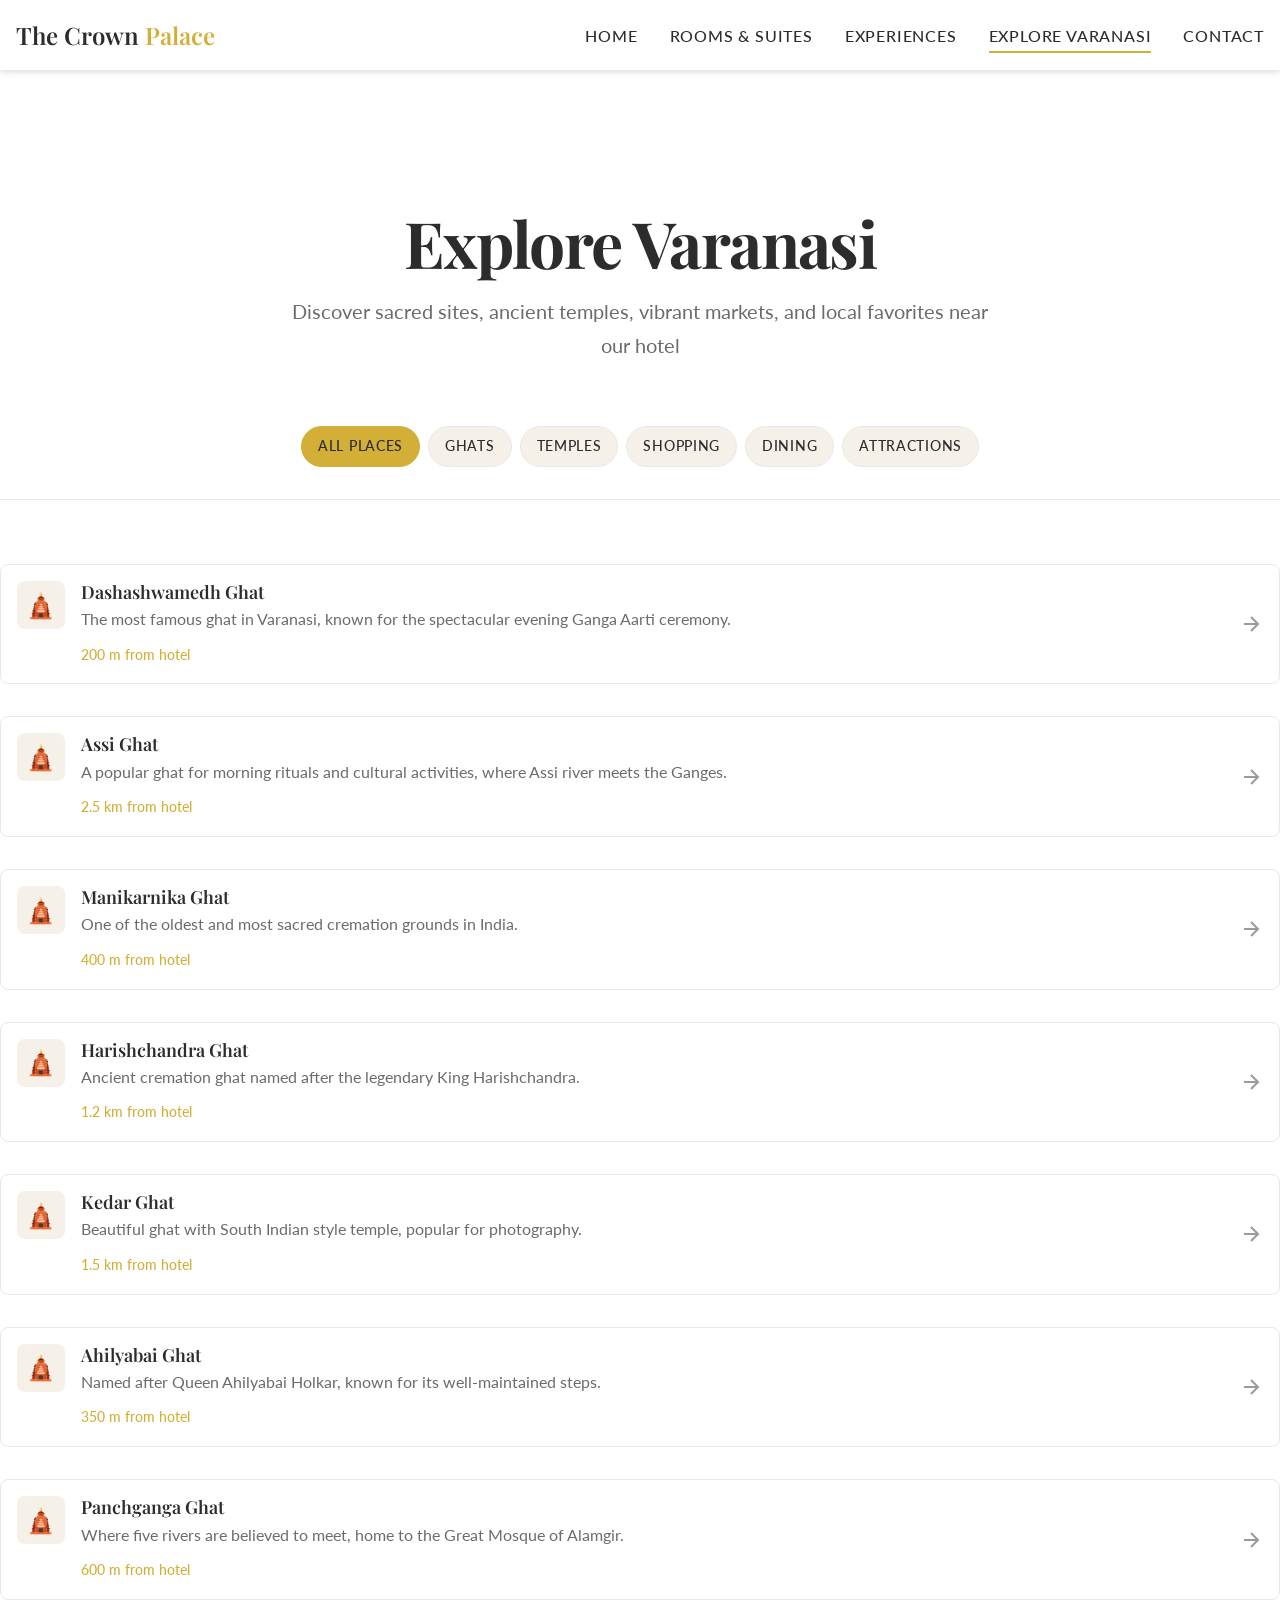
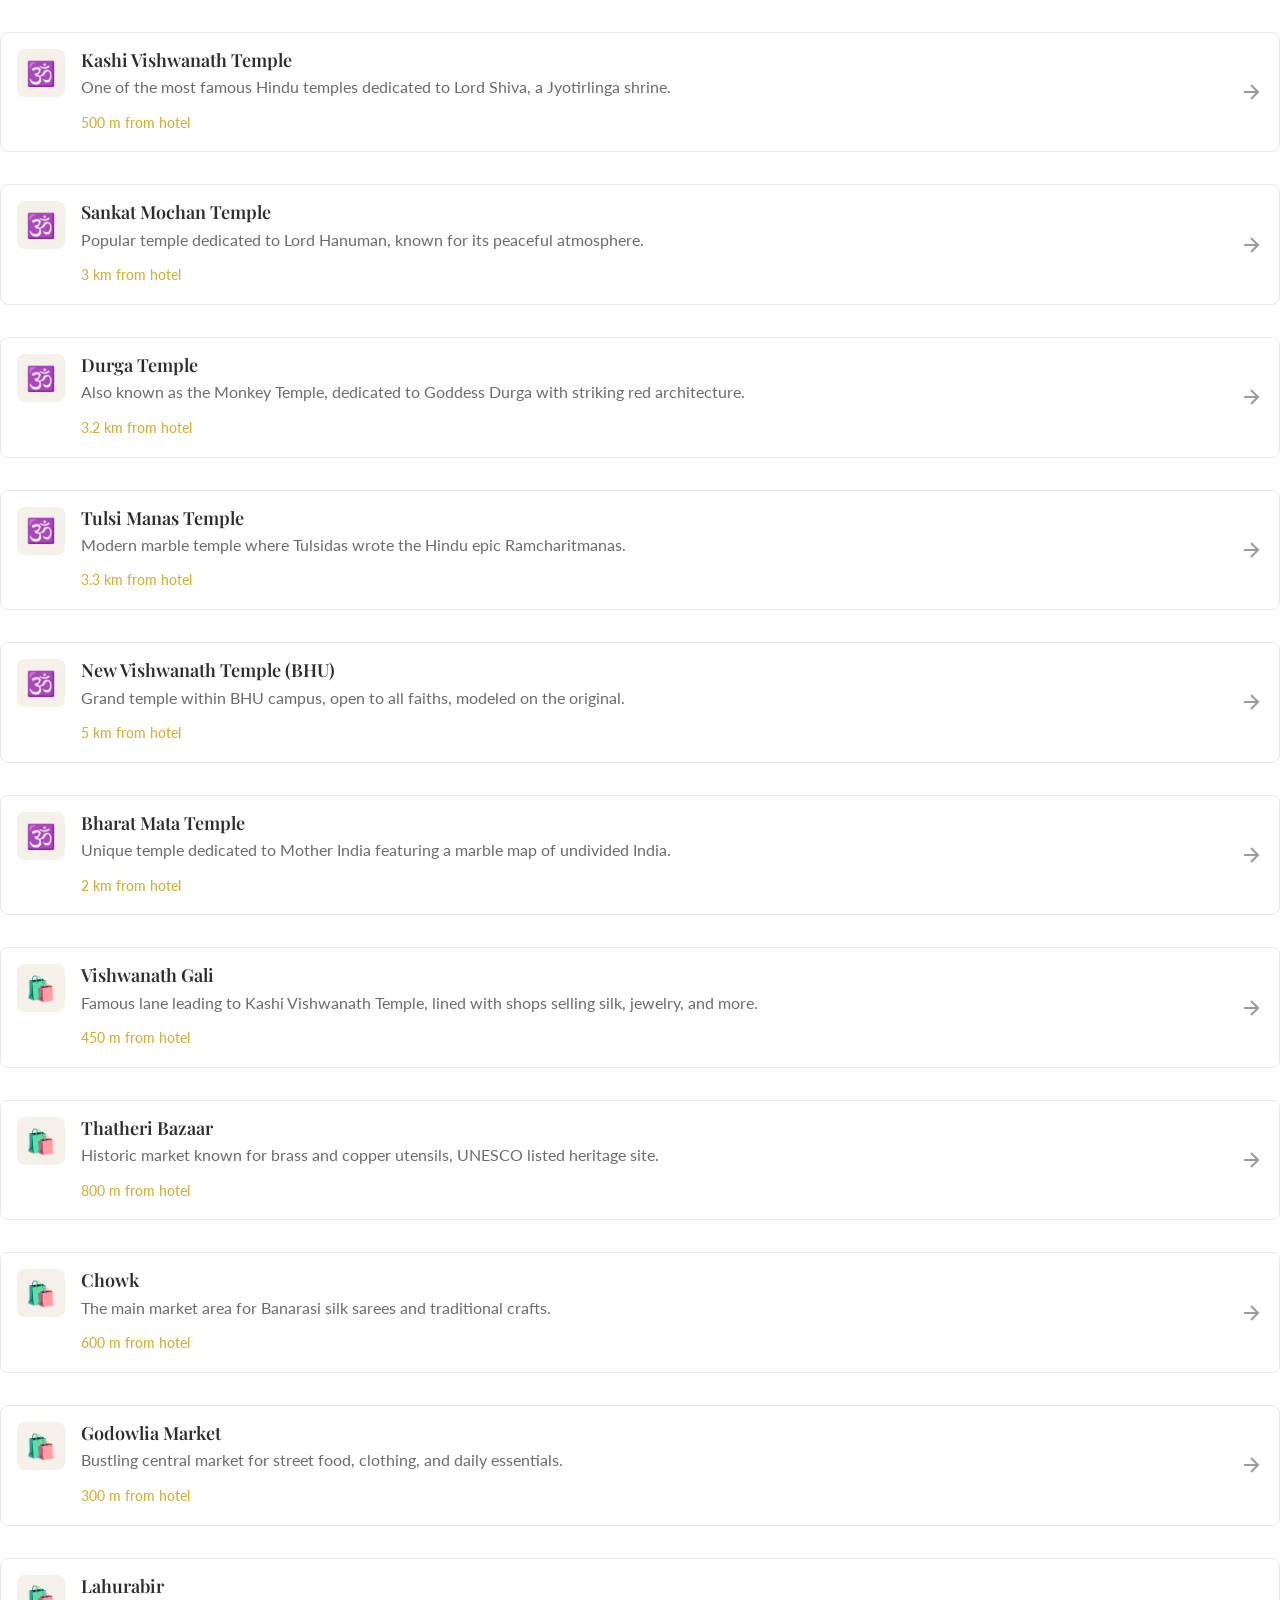
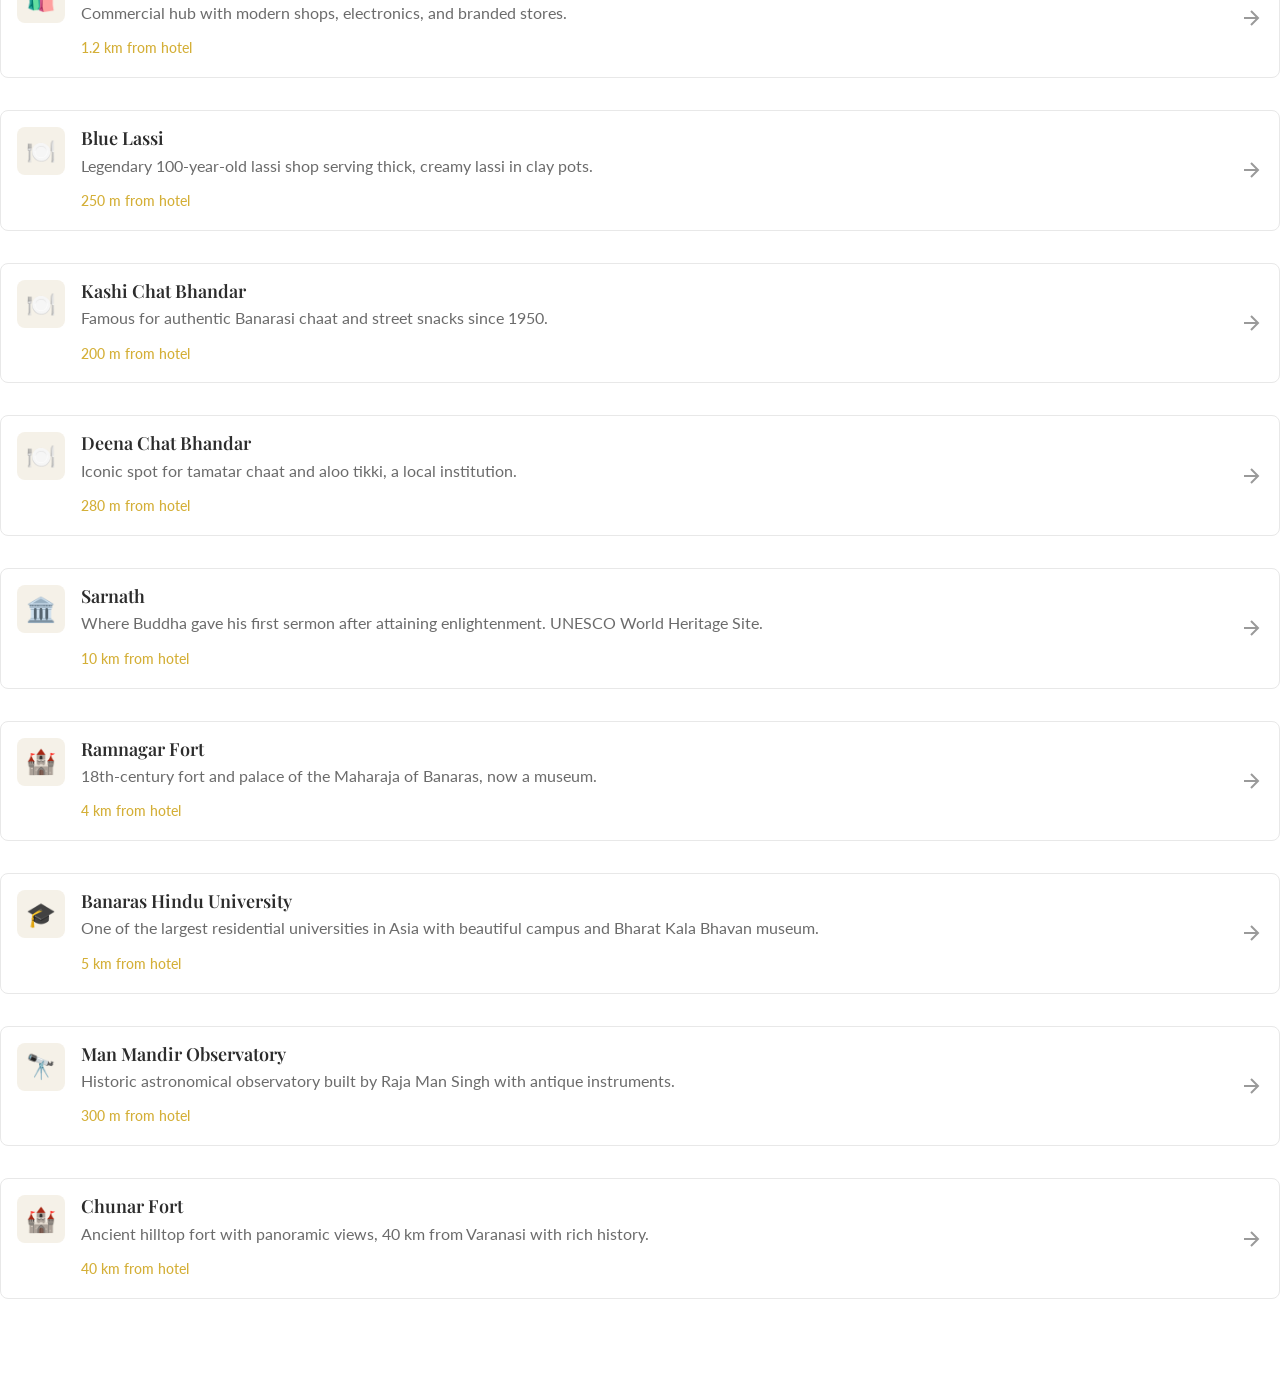
<file: city-map.html>
<!DOCTYPE html>
<html lang="en">

<head>
    <meta charset="UTF-8">
    <meta name="viewport" content="width=device-width, initial-scale=1.0">
    <meta name="description"
        content="Explore Varanasi with our interactive city map. Discover ghats, temples, shopping areas, and attractions near The Crown Palace with directions.">
    <meta name="keywords" content="Varanasi map, ghats, temples Varanasi, tourist places Varanasi">
    <meta name="author" content="The Crown Palace">

    <meta property="og:title" content="Explore Varanasi | The Crown Palace">
    <meta property="og:description" content="Interactive map of sacred sites, ghats, and attractions in Varanasi.">
    <meta property="og:url" content="https://gmresidency.com/city-map.html">

    <title>Explore Varanasi | The Crown Palace</title>

    <link rel="icon" type="image/svg+xml" href="images/favicon.svg">
    <link rel="stylesheet" href="css/reset.css">
    <link rel="stylesheet" href="css/variables.css">
    <link rel="stylesheet" href="css/typography.css">
    <link rel="stylesheet" href="css/layout.css">
    <link rel="stylesheet" href="css/components.css">
    <link rel="stylesheet" href="css/pages.css">
    <link rel="stylesheet" href="css/responsive.css">
</head>

<body>
    <a href="#main" class="skip-link">Skip to main content</a>

    <header class="header header--scrolled" id="header">
        <div class="header__container">
            <a href="index.html" class="header__logo">The Crown <span>Palace</span></a>
            <nav class="nav" aria-label="Primary navigation">
                <ul class="nav__list">
                    <li><a href="index.html" class="nav__link">Home</a></li>
                    <li><a href="rooms.html" class="nav__link">Rooms & Suites</a></li>
                    <li><a href="experiences.html" class="nav__link">Experiences</a></li>
                    <li><a href="city-map.html" class="nav__link nav__link--active">Explore Varanasi</a></li>
                    <li><a href="contact.html" class="nav__link">Contact</a></li>
                </ul>
            </nav>
            <button class="nav-toggle" id="navToggle" aria-label="Toggle navigation" aria-expanded="false">
                <span class="nav-toggle__line"></span>
                <span class="nav-toggle__line"></span>
                <span class="nav-toggle__line"></span>
            </button>
        </div>
    </header>

    <div class="mobile-nav__overlay" id="navOverlay"></div>
    <nav class="mobile-nav" id="mobileNav" aria-label="Mobile navigation">
        <ul class="mobile-nav__list">
            <li><a href="index.html" class="mobile-nav__link">Home</a></li>
            <li><a href="rooms.html" class="mobile-nav__link">Rooms & Suites</a></li>
            <li><a href="experiences.html" class="mobile-nav__link">Experiences</a></li>
            <li><a href="city-map.html" class="mobile-nav__link">Explore Varanasi</a></li>
            <li><a href="contact.html" class="mobile-nav__link">Contact</a></li>
        </ul>
    </nav>

    <main id="main" style="padding-top: 80px;">
        <div class="container section">
            <!-- Page Header -->
            <div class="page-intro">
                <h1 class="page-intro__title">Explore Varanasi</h1>
                <p class="page-intro__text">Discover sacred sites, ancient temples, vibrant markets, and local favorites
                    near our hotel</p>
            </div>

            <!-- Category Filters -->
            <div class="city-map__filters" aria-label="Filter places by category">
                <!-- Filters will be populated by JavaScript -->
            </div>

            <!-- Places Grid -->
            <div class="city-map__places places-grid" aria-label="List of places">
                <!-- Places will be populated by JavaScript -->
            </div>
        </div>
    </main>

    <script src="js/utils.js"></script>
    <script src="js/navigation.js"></script>
    <script src="js/map.js"></script>
    <script src="js/main.js"></script>
</body>

</html>
</file>
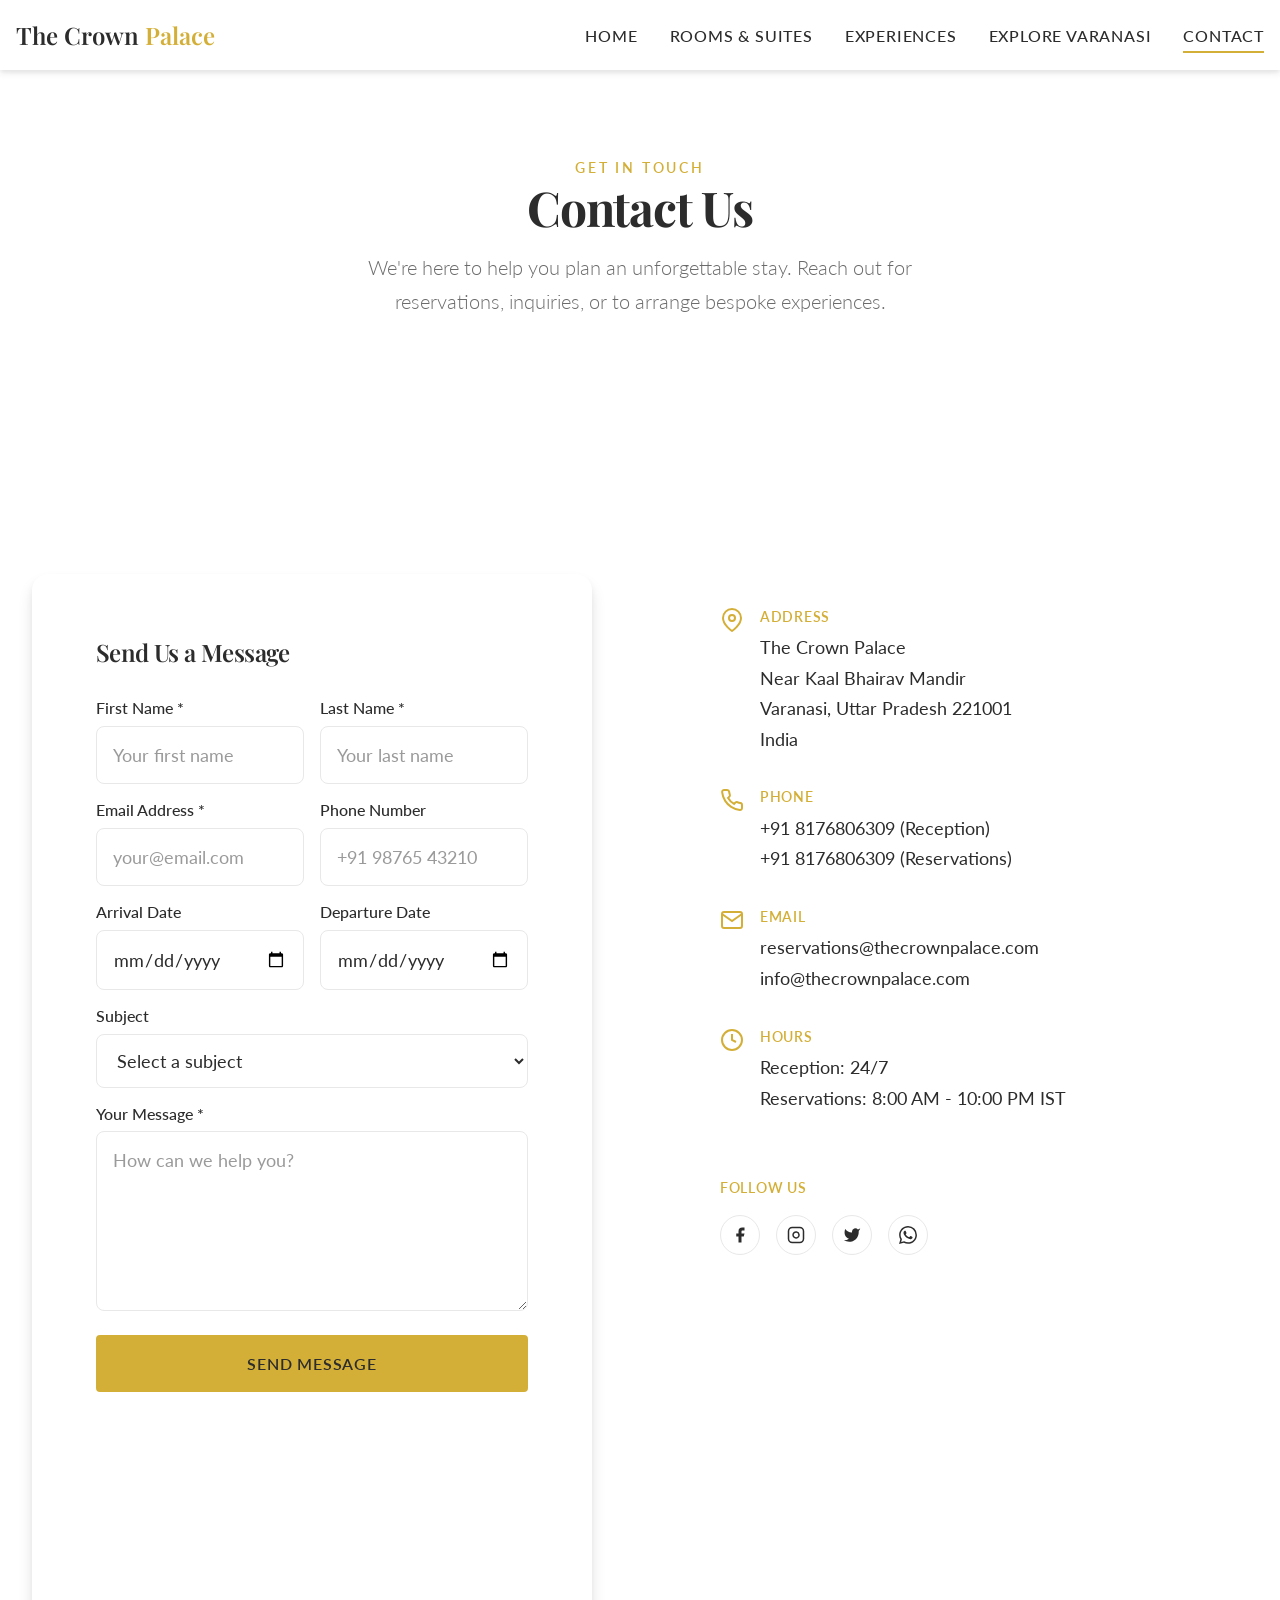
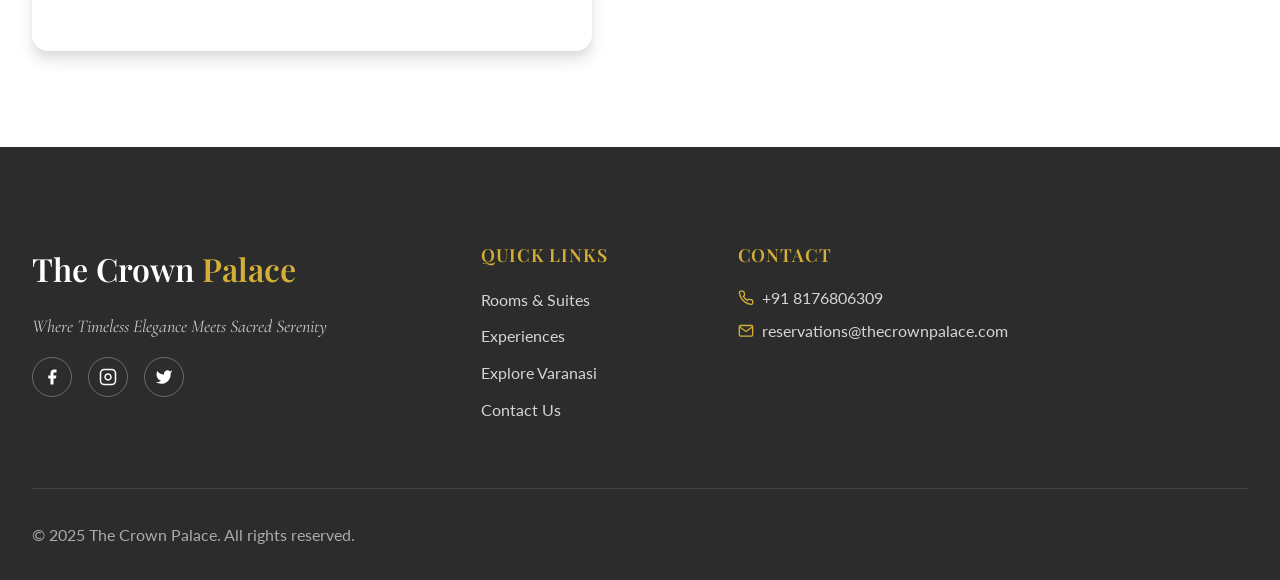
<file: contact.html>
<!DOCTYPE html>
<html lang="en">

<head>
    <meta charset="UTF-8">
    <meta name="viewport" content="width=device-width, initial-scale=1.0">
    <meta name="description"
        content="Contact The Crown Palace for reservations, inquiries, and experiences. Reach our team via phone, email, or contact form.">
    <meta name="keywords" content="contact The Crown Palace, hotel reservations Varanasi, hotel booking">
    <meta name="author" content="The Crown Palace">

    <meta property="og:title" content="Contact Us | The Crown Palace">
    <meta property="og:description" content="Get in touch with our team for reservations and inquiries.">
    <meta property="og:url" content="https://gmresidency.com/contact.html">

    <title>Contact Us | The Crown Palace</title>

    <link rel="icon" type="image/svg+xml" href="images/favicon.svg">
    <link rel="stylesheet" href="css/reset.css">
    <link rel="stylesheet" href="css/variables.css">
    <link rel="stylesheet" href="css/typography.css">
    <link rel="stylesheet" href="css/layout.css">
    <link rel="stylesheet" href="css/components.css">
    <link rel="stylesheet" href="css/pages.css">
    <link rel="stylesheet" href="css/responsive.css">
</head>

<body>
    <a href="#main" class="skip-link">Skip to main content</a>

    <header class="header header--scrolled" id="header">
        <div class="header__container">
            <a href="index.html" class="header__logo">The Crown <span>Palace</span></a>
            <nav class="nav" aria-label="Primary navigation">
                <ul class="nav__list">
                    <li><a href="index.html" class="nav__link">Home</a></li>
                    <li><a href="rooms.html" class="nav__link">Rooms & Suites</a></li>
                    <li><a href="experiences.html" class="nav__link">Experiences</a></li>
                    <li><a href="city-map.html" class="nav__link">Explore Varanasi</a></li>
                    <li><a href="contact.html" class="nav__link nav__link--active">Contact</a></li>
                </ul>
            </nav>
            <button class="nav-toggle" id="navToggle" aria-label="Toggle navigation" aria-expanded="false">
                <span class="nav-toggle__line"></span>
                <span class="nav-toggle__line"></span>
                <span class="nav-toggle__line"></span>
            </button>
        </div>
    </header>

    <div class="mobile-nav__overlay" id="navOverlay"></div>
    <nav class="mobile-nav" id="mobileNav" aria-label="Mobile navigation">
        <ul class="mobile-nav__list">
            <li><a href="index.html" class="mobile-nav__link">Home</a></li>
            <li><a href="rooms.html" class="mobile-nav__link">Rooms & Suites</a></li>
            <li><a href="experiences.html" class="mobile-nav__link">Experiences</a></li>
            <li><a href="city-map.html" class="mobile-nav__link">Explore Varanasi</a></li>
            <li><a href="contact.html" class="mobile-nav__link">Contact</a></li>
        </ul>
    </nav>

    <main id="main">
        <!-- Page Header -->
        <section class="section" style="padding-top: 120px;">
            <div class="container">
                <div class="page-intro fade-in">
                    <span class="section-label">Get in Touch</span>
                    <h1 class="section-title">Contact Us</h1>
                    <p class="section-subtitle" style="margin: 0 auto;">
                        We're here to help you plan an unforgettable stay. Reach out for reservations,
                        inquiries, or to arrange bespoke experiences.
                    </p>
                </div>
            </div>
        </section>

        <!-- Contact Section -->
        <section class="section section--no-padding-top">
            <div class="container">
                <div class="contact-grid">
                    <!-- Contact Form -->
                    <div class="contact-form__container fade-in">
                        <h2 style="font-size: var(--text-xl); margin-bottom: var(--space-md);">Send Us a Message</h2>

                        <form id="contactForm" data-validate>
                            <div class="form-row">
                                <div class="form-group">
                                    <label for="firstName" class="form-label">First Name *</label>
                                    <input type="text" id="firstName" name="firstName" class="form-input"
                                        data-validate="required" placeholder="Your first name" required>
                                    <span class="form-error"></span>
                                </div>
                                <div class="form-group">
                                    <label for="lastName" class="form-label">Last Name *</label>
                                    <input type="text" id="lastName" name="lastName" class="form-input"
                                        data-validate="required" placeholder="Your last name" required>
                                    <span class="form-error"></span>
                                </div>
                            </div>

                            <div class="form-row">
                                <div class="form-group">
                                    <label for="email" class="form-label">Email Address *</label>
                                    <input type="email" id="email" name="email" class="form-input"
                                        data-validate="required|email" placeholder="your@email.com" required>
                                    <span class="form-error"></span>
                                </div>
                                <div class="form-group">
                                    <label for="phone" class="form-label">Phone Number</label>
                                    <input type="tel" id="phone" name="phone" class="form-input" data-validate="phone"
                                        placeholder="+91 98765 43210">
                                    <span class="form-error"></span>
                                </div>
                            </div>

                            <div class="form-row">
                                <div class="form-group">
                                    <label for="arrivalDate" class="form-label">Arrival Date</label>
                                    <input type="date" id="arrivalDate" name="arrivalDate" class="form-input">
                                </div>
                                <div class="form-group">
                                    <label for="departureDate" class="form-label">Departure Date</label>
                                    <input type="date" id="departureDate" name="departureDate" class="form-input">
                                </div>
                            </div>

                            <div class="form-group">
                                <label for="subject" class="form-label">Subject</label>
                                <select id="subject" name="subject" class="form-input">
                                    <option value="">Select a subject</option>
                                    <option value="reservation">Room Reservation</option>
                                    <option value="experience">Experience Booking</option>
                                    <option value="group">Group Booking</option>
                                    <option value="wedding">Wedding Inquiry</option>
                                    <option value="general">General Inquiry</option>
                                </select>
                            </div>

                            <div class="form-group">
                                <label for="message" class="form-label">Your Message *</label>
                                <textarea id="message" name="message" class="form-textarea"
                                    data-validate="required|minLength:10" placeholder="How can we help you?"
                                    required></textarea>
                                <span class="form-error"></span>
                            </div>

                            <button type="submit" class="btn btn--primary btn--full">Send Message</button>
                        </form>
                    </div>

                    <!-- Contact Info -->
                    <div class="contact-info fade-in-right">
                        <div class="contact-info__item">
                            <svg class="contact-info__icon" viewBox="0 0 24 24" fill="none" stroke="currentColor"
                                stroke-width="2">
                                <path d="M21 10c0 7-9 13-9 13s-9-6-9-13a9 9 0 0 1 18 0z" />
                                <circle cx="12" cy="10" r="3" />
                            </svg>
                            <div>
                                <div class="contact-info__label">Address</div>
                                <p class="contact-info__text">
                                    The Crown Palace<br>
                                    Near Kaal Bhairav Mandir<br>
                                    Varanasi, Uttar Pradesh 221001<br>
                                    India
                                </p>
                            </div>
                        </div>

                        <div class="contact-info__item">
                            <svg class="contact-info__icon" viewBox="0 0 24 24" fill="none" stroke="currentColor"
                                stroke-width="2">
                                <path
                                    d="M22 16.92v3a2 2 0 0 1-2.18 2 19.79 19.79 0 0 1-8.63-3.07 19.5 19.5 0 0 1-6-6 19.79 19.79 0 0 1-3.07-8.67A2 2 0 0 1 4.11 2h3a2 2 0 0 1 2 1.72c.127.96.361 1.903.7 2.81a2 2 0 0 1-.45 2.11L8.09 9.91a16 16 0 0 0 6 6l1.27-1.27a2 2 0 0 1 2.11-.45c.907.339 1.85.573 2.81.7A2 2 0 0 1 22 16.92z" />
                            </svg>
                            <div>
                                <div class="contact-info__label">Phone</div>
                                <p class="contact-info__text">
                                    <a href="tel:+918176806309">+91 8176806309</a> (Reception)<br>
                                    <a href="tel:+918176806309">+91 8176806309</a> (Reservations)
                                </p>
                            </div>
                        </div>

                        <div class="contact-info__item">
                            <svg class="contact-info__icon" viewBox="0 0 24 24" fill="none" stroke="currentColor"
                                stroke-width="2">
                                <path d="M4 4h16c1.1 0 2 .9 2 2v12c0 1.1-.9 2-2 2H4c-1.1 0-2-.9-2-2V6c0-1.1.9-2 2-2z" />
                                <polyline points="22,6 12,13 2,6" />
                            </svg>
                            <div>
                                <div class="contact-info__label">Email</div>
                                <p class="contact-info__text">
                                    <a
                                        href="mailto:reservations@thecrownpalace.com">reservations@thecrownpalace.com</a><br>
                                    <a href="mailto:info@gmresidency.com">info@thecrownpalace.com</a>
                                </p>
                            </div>
                        </div>

                        <div class="contact-info__item">
                            <svg class="contact-info__icon" viewBox="0 0 24 24" fill="none" stroke="currentColor"
                                stroke-width="2">
                                <circle cx="12" cy="12" r="10" />
                                <polyline points="12 6 12 12 16 14" />
                            </svg>
                            <div>
                                <div class="contact-info__label">Hours</div>
                                <p class="contact-info__text">
                                    Reception: 24/7<br>
                                    Reservations: 8:00 AM - 10:00 PM IST
                                </p>
                            </div>
                        </div>

                        <!-- Social Links -->
                        <div style="margin-top: var(--space-lg);">
                            <div class="contact-info__label" style="margin-bottom: var(--space-sm);">Follow Us</div>
                            <div class="footer__social">
                                <a href="#" class="footer__social-link" aria-label="Facebook"
                                    style="border-color: var(--light-gray); color: var(--charcoal);">
                                    <svg width="18" height="18" viewBox="0 0 24 24" fill="currentColor">
                                        <path d="M18 2h-3a5 5 0 0 0-5 5v3H7v4h3v8h4v-8h3l1-4h-4V7a1 1 0 0 1 1-1h3z" />
                                    </svg>
                                </a>
                                <a href="#" class="footer__social-link" aria-label="Instagram"
                                    style="border-color: var(--light-gray); color: var(--charcoal);">
                                    <svg width="18" height="18" viewBox="0 0 24 24" fill="none" stroke="currentColor"
                                        stroke-width="2">
                                        <rect x="2" y="2" width="20" height="20" rx="5" />
                                        <path d="M16 11.37A4 4 0 1 1 12.63 8 4 4 0 0 1 16 11.37z" />
                                    </svg>
                                </a>
                                <a href="#" class="footer__social-link" aria-label="Twitter"
                                    style="border-color: var(--light-gray); color: var(--charcoal);">
                                    <svg width="18" height="18" viewBox="0 0 24 24" fill="currentColor">
                                        <path
                                            d="M23 3a10.9 10.9 0 0 1-3.14 1.53 4.48 4.48 0 0 0-7.86 3v1A10.66 10.66 0 0 1 3 4s-4 9 5 13a11.64 11.64 0 0 1-7 2c9 5 20 0 20-11.5a4.5 4.5 0 0 0-.08-.83A7.72 7.72 0 0 0 23 3z" />
                                    </svg>
                                </a>
                                <a href="#" class="footer__social-link" aria-label="WhatsApp"
                                    style="border-color: var(--light-gray); color: var(--charcoal);">
                                    <svg width="18" height="18" viewBox="0 0 24 24" fill="currentColor">
                                        <path
                                            d="M17.472 14.382c-.297-.149-1.758-.867-2.03-.967-.273-.099-.471-.148-.67.15-.197.297-.767.966-.94 1.164-.173.199-.347.223-.644.075-.297-.15-1.255-.463-2.39-1.475-.883-.788-1.48-1.761-1.653-2.059-.173-.297-.018-.458.13-.606.134-.133.298-.347.446-.52.149-.174.198-.298.298-.497.099-.198.05-.371-.025-.52-.075-.149-.669-1.612-.916-2.207-.242-.579-.487-.5-.669-.51-.173-.008-.371-.01-.57-.01-.198 0-.52.074-.792.372-.272.297-1.04 1.016-1.04 2.479 0 1.462 1.065 2.875 1.213 3.074.149.198 2.096 3.2 5.077 4.487.709.306 1.262.489 1.694.625.712.227 1.36.195 1.871.118.571-.085 1.758-.719 2.006-1.413.248-.694.248-1.289.173-1.413-.074-.124-.272-.198-.57-.347m-5.421 7.403h-.004a9.87 9.87 0 01-5.031-1.378l-.361-.214-3.741.982.998-3.648-.235-.374a9.86 9.86 0 01-1.51-5.26c.001-5.45 4.436-9.884 9.888-9.884 2.64 0 5.122 1.03 6.988 2.898a9.825 9.825 0 012.893 6.994c-.003 5.45-4.437 9.884-9.885 9.884m8.413-18.297A11.815 11.815 0 0012.05 0C5.495 0 .16 5.335.157 11.892c0 2.096.547 4.142 1.588 5.945L.057 24l6.305-1.654a11.882 11.882 0 005.683 1.448h.005c6.554 0 11.89-5.335 11.893-11.893a11.821 11.821 0 00-3.48-8.413z" />
                                    </svg>
                                </a>
                            </div>
                        </div>

                        <!-- Map -->
                        <div class="contact-map">
                            <iframe
                                src="https://www.google.com/maps/embed?pb=!1m18!1m12!1m3!1d3606.7168774774465!2d83.01780559149609!3d25.319179983959174!2m3!1f0!2f0!3f0!3m2!1i1024!2i768!4f13.1!3m3!1m2!1s0x398e2db76febcf4d%3A0x68131710853ff0b5!2sKaal%20Bhairav%20Mandir!5e0!3m2!1sen!2sin!4v1700000000000!5m2!1sen!2sin"
                                allowfullscreen="" loading="lazy" referrerpolicy="no-referrer-when-downgrade"
                                title="The Crown Palace location">
                            </iframe>
                        </div>
                    </div>
                </div>
            </div>
        </section>
    </main>

    <!-- Footer -->
    <footer class="footer">
        <div class="container">
            <div class="footer__grid">
                <div class="footer__brand">
                    <div class="footer__logo">The Crown <span>Palace</span></div>
                    <p class="footer__tagline">Where Timeless Elegance Meets Sacred Serenity</p>
                    <div class="footer__social">
                        <a href="#" class="footer__social-link" aria-label="Facebook"><svg width="18" height="18"
                                viewBox="0 0 24 24" fill="currentColor">
                                <path d="M18 2h-3a5 5 0 0 0-5 5v3H7v4h3v8h4v-8h3l1-4h-4V7a1 1 0 0 1 1-1h3z" />
                            </svg></a>
                        <a href="#" class="footer__social-link" aria-label="Instagram"><svg width="18" height="18"
                                viewBox="0 0 24 24" fill="none" stroke="currentColor" stroke-width="2">
                                <rect x="2" y="2" width="20" height="20" rx="5" />
                                <path d="M16 11.37A4 4 0 1 1 12.63 8 4 4 0 0 1 16 11.37z" />
                            </svg></a>
                        <a href="#" class="footer__social-link" aria-label="Twitter"><svg width="18" height="18"
                                viewBox="0 0 24 24" fill="currentColor">
                                <path
                                    d="M23 3a10.9 10.9 0 0 1-3.14 1.53 4.48 4.48 0 0 0-7.86 3v1A10.66 10.66 0 0 1 3 4s-4 9 5 13a11.64 11.64 0 0 1-7 2c9 5 20 0 20-11.5a4.5 4.5 0 0 0-.08-.83A7.72 7.72 0 0 0 23 3z" />
                            </svg></a>
                    </div>
                </div>
                <div class="footer__column">
                    <h4 class="footer__title">Quick Links</h4>
                    <ul class="footer__links">
                        <li><a href="rooms.html" class="footer__link">Rooms & Suites</a></li>
                        <li><a href="experiences.html" class="footer__link">Experiences</a></li>
                        <li><a href="city-map.html" class="footer__link">Explore Varanasi</a></li>
                        <li><a href="contact.html" class="footer__link">Contact Us</a></li>
                    </ul>
                </div>
                <div class="footer__column">
                    <h4 class="footer__title">Contact</h4>
                    <div class="footer__contact-item">
                        <svg class="footer__contact-icon" width="16" height="16" viewBox="0 0 24 24" fill="none"
                            stroke="currentColor" stroke-width="2">
                            <path
                                d="M22 16.92v3a2 2 0 0 1-2.18 2 19.79 19.79 0 0 1-8.63-3.07 19.5 19.5 0 0 1-6-6 19.79 19.79 0 0 1-3.07-8.67A2 2 0 0 1 4.11 2h3a2 2 0 0 1 2 1.72c.127.96.361 1.903.7 2.81a2 2 0 0 1-.45 2.11L8.09 9.91a16 16 0 0 0 6 6l1.27-1.27a2 2 0 0 1 2.11-.45c.907.339 1.85.573 2.81.7A2 2 0 0 1 22 16.92z" />
                        </svg>
                        <span>+91 8176806309</span>
                    </div>
                    <div class="footer__contact-item">
                        <svg class="footer__contact-icon" width="16" height="16" viewBox="0 0 24 24" fill="none"
                            stroke="currentColor" stroke-width="2">
                            <path d="M4 4h16c1.1 0 2 .9 2 2v12c0 1.1-.9 2-2 2H4c-1.1 0-2-.9-2-2V6c0-1.1.9-2 2-2z" />
                            <polyline points="22,6 12,13 2,6" />
                        </svg>
                        <span>reservations@thecrownpalace.com</span>
                    </div>
                </div>
            </div>
            <div class="footer__bottom">
                <p class="footer__copyright">&copy; 2025 The Crown Palace. All rights reserved.</p>
            </div>
        </div>
    </footer>

    <script src="js/utils.js"></script>
    <script src="js/navigation.js"></script>
    <script src="js/main.js"></script>
</body>

</html>
</file>
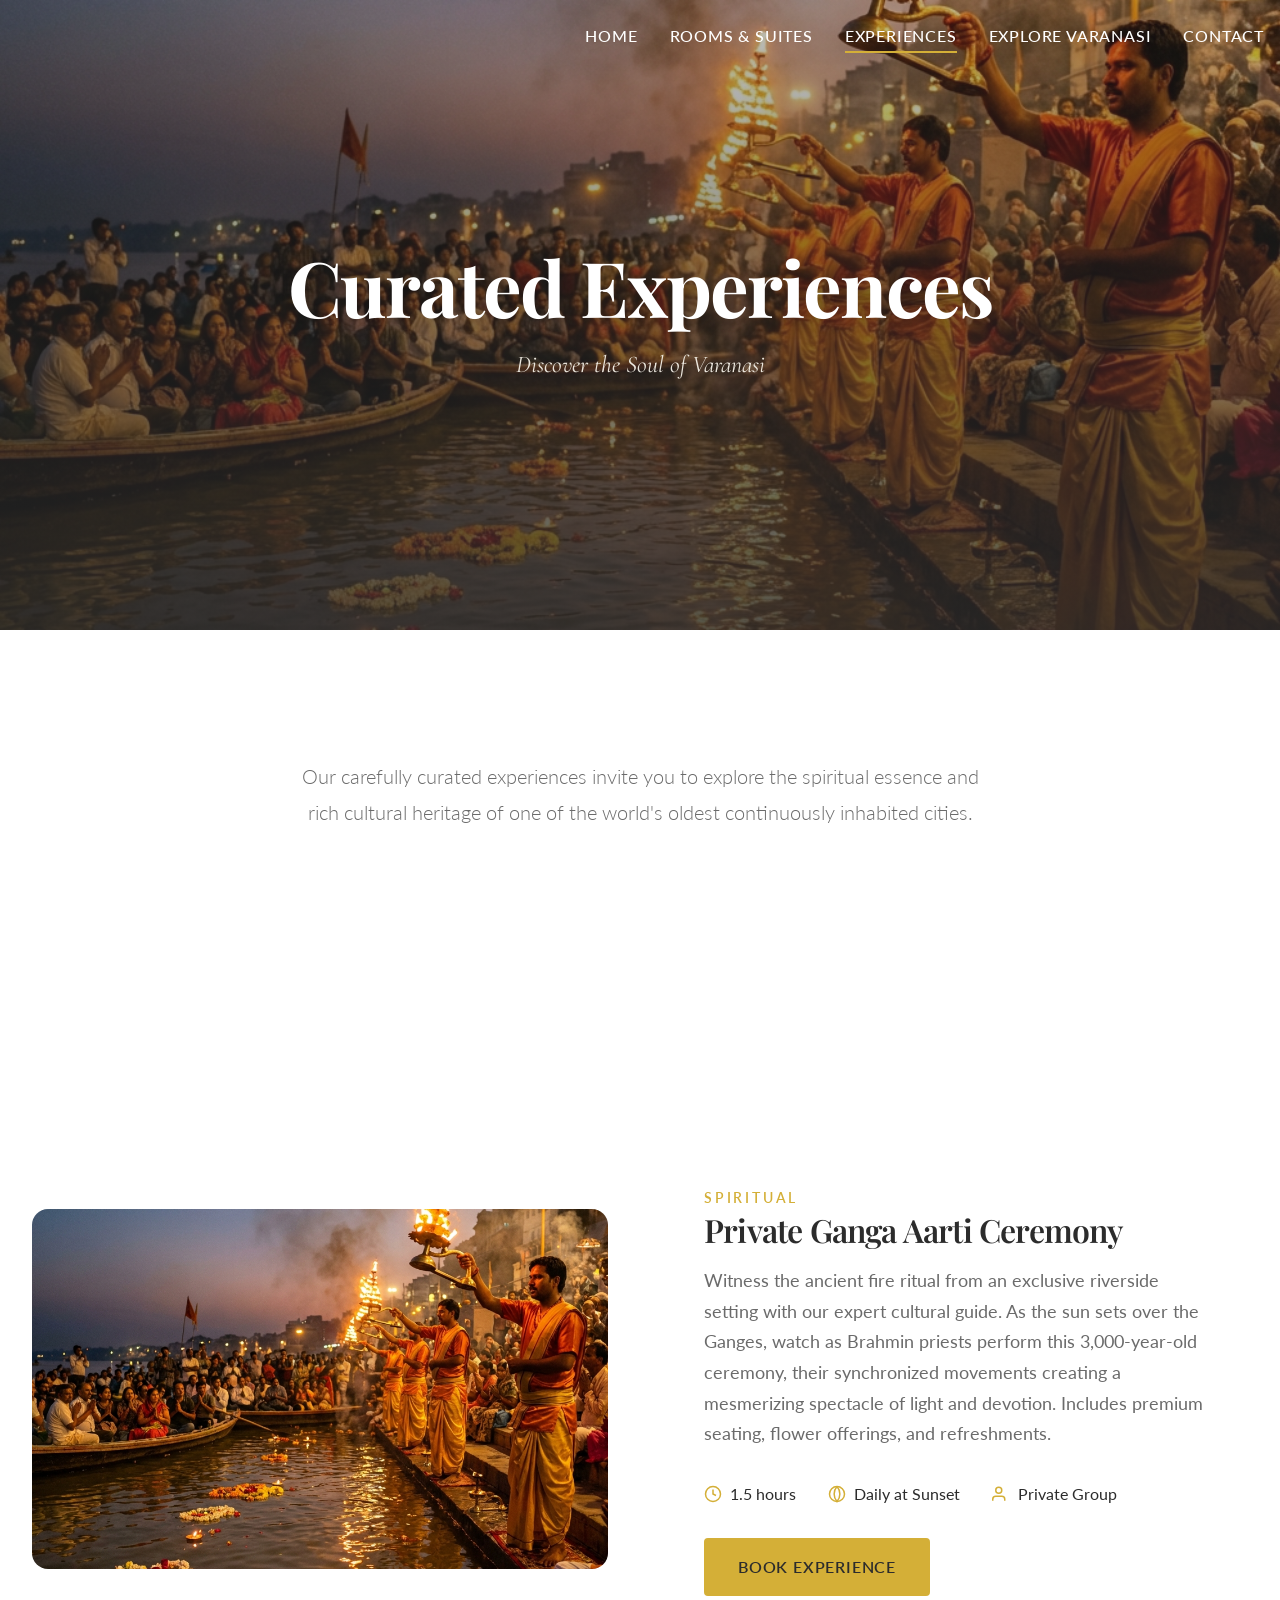
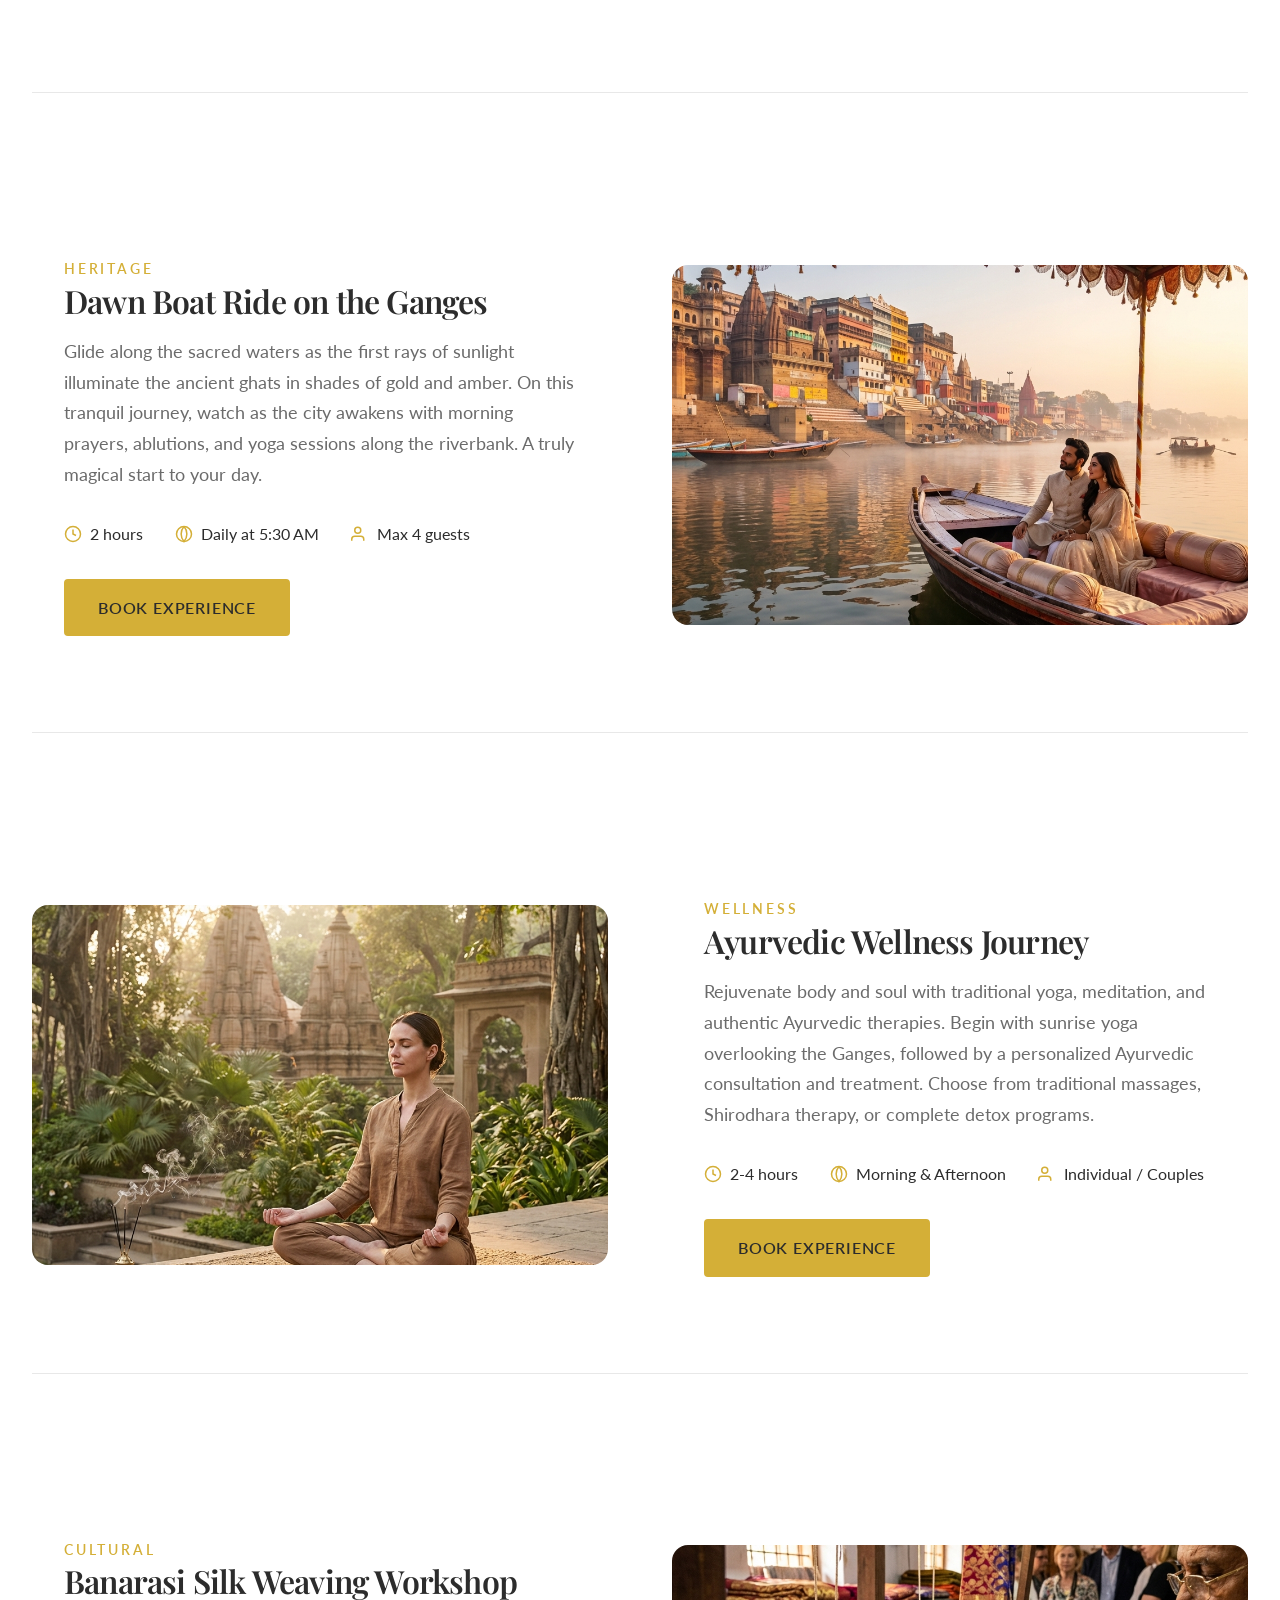
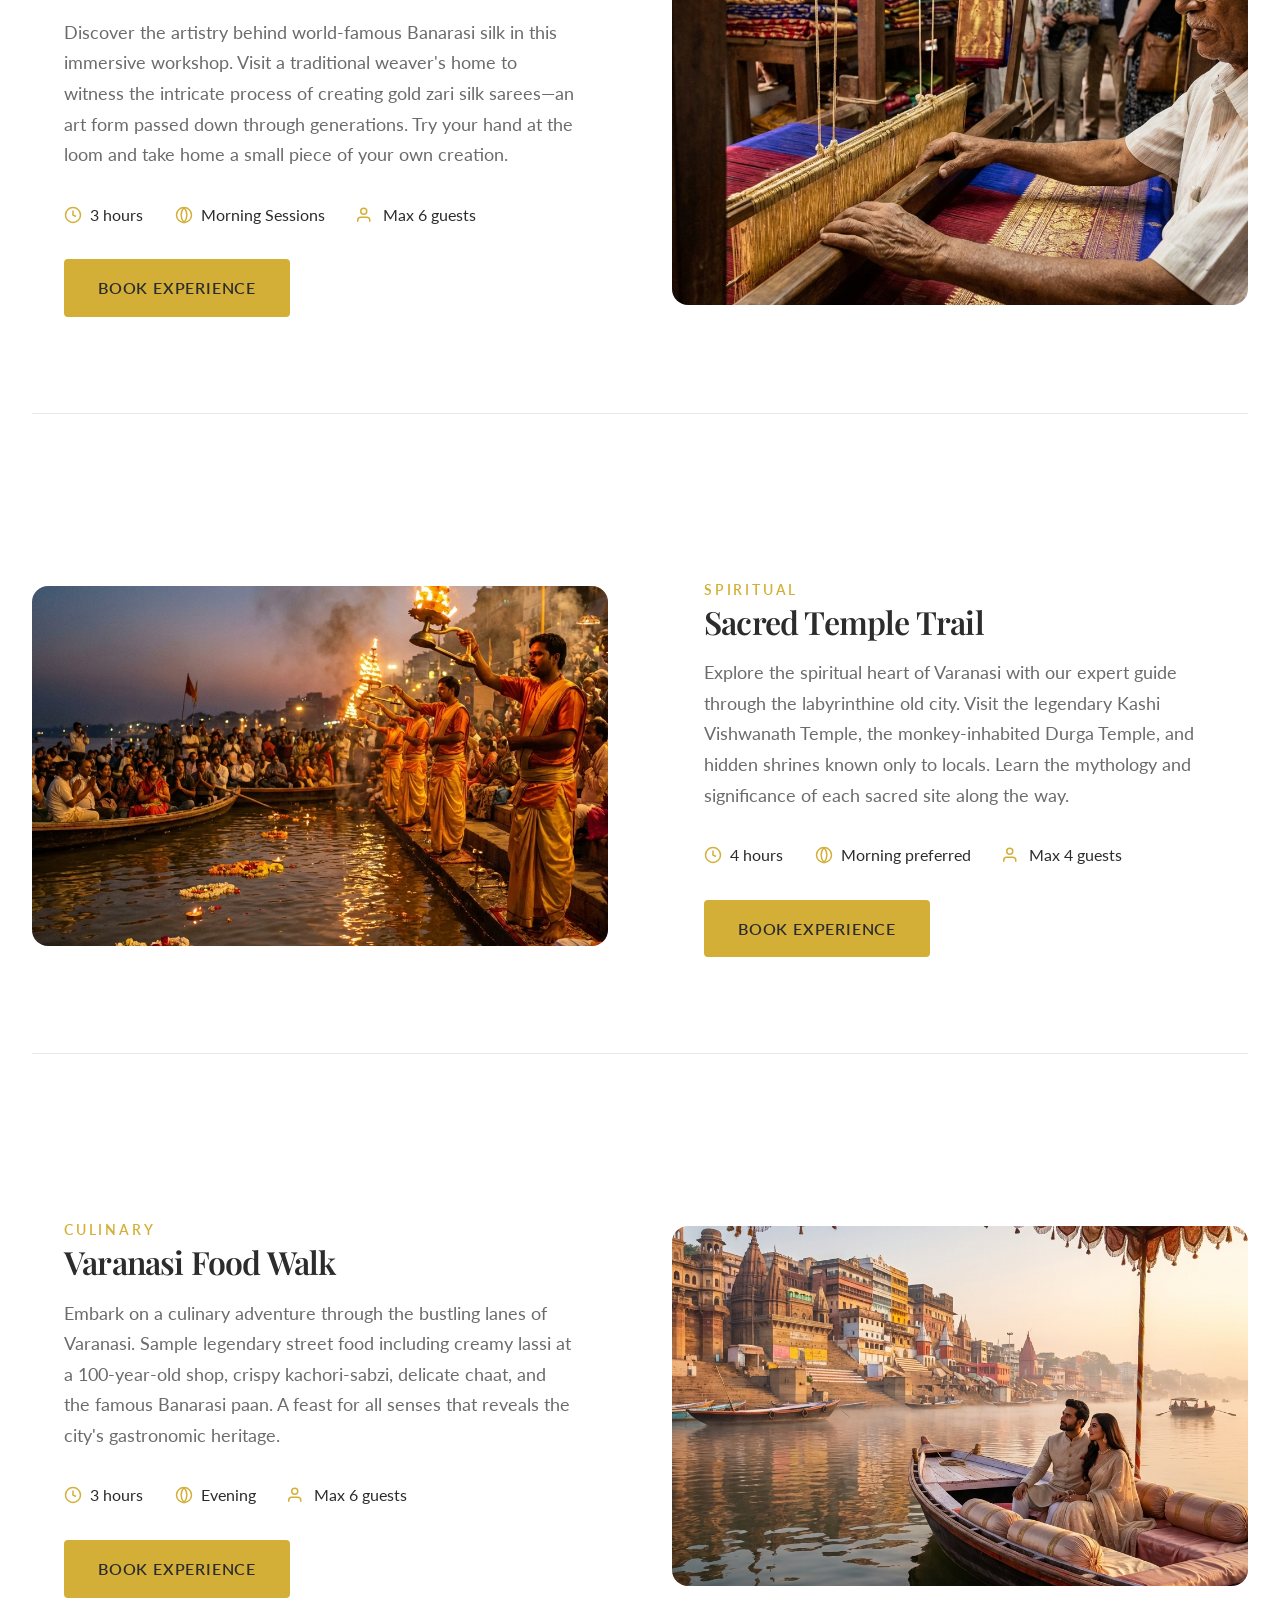
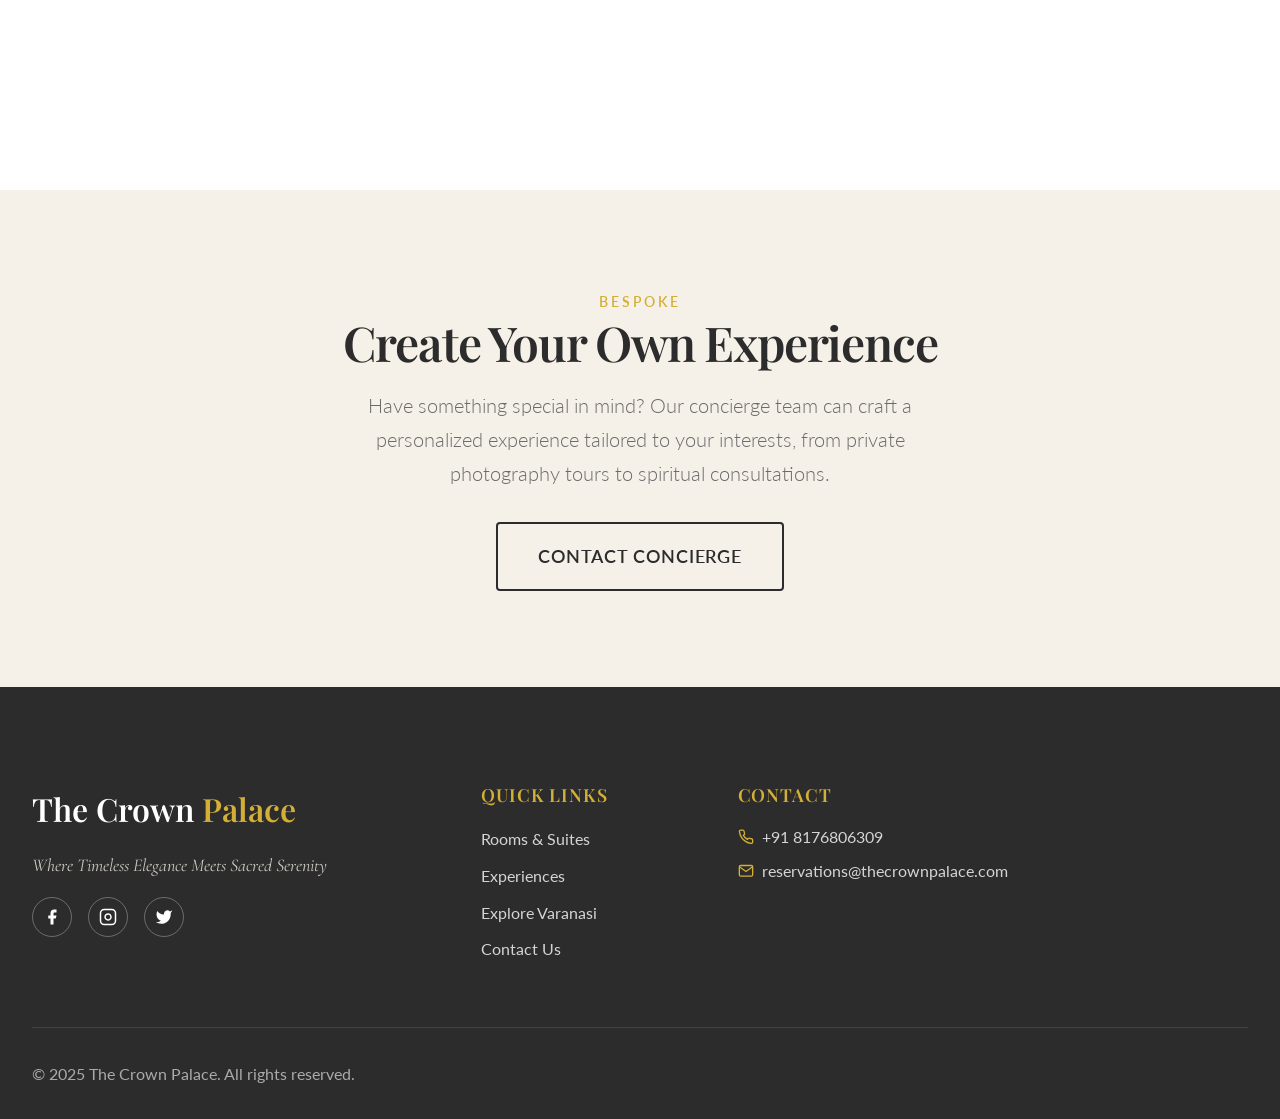
<file: experiences.html>
<!DOCTYPE html>
<html lang="en">

<head>
    <meta charset="UTF-8">
    <meta name="viewport" content="width=device-width, initial-scale=1.0">
    <meta name="description"
        content="Discover curated experiences at The Crown Palace - from private Ganga Aarti ceremonies and sunrise boat rides to yoga retreats and Banarasi silk weaving workshops.">
    <meta name="keywords"
        content="Varanasi experiences, Ganga Aarti, boat ride Ganges, yoga Varanasi, silk weaving workshop">
    <meta name="author" content="The Crown Palace">

    <meta property="og:title" content="Experiences | The Crown Palace">
    <meta property="og:description" content="Immerse yourself in the spiritual and cultural tapestry of Varanasi.">
    <meta property="og:image" content="images/experience-aarti.png">
    <meta property="og:url" content="https://gmresidency.com/experiences.html">

    <title>Experiences | The Crown Palace</title>

    <link rel="icon" type="image/svg+xml" href="images/favicon.svg">
    <link rel="stylesheet" href="css/reset.css">
    <link rel="stylesheet" href="css/variables.css">
    <link rel="stylesheet" href="css/typography.css">
    <link rel="stylesheet" href="css/layout.css">
    <link rel="stylesheet" href="css/components.css">
    <link rel="stylesheet" href="css/pages.css">
    <link rel="stylesheet" href="css/responsive.css">
</head>

<body>
    <a href="#main" class="skip-link">Skip to main content</a>

    <header class="header header--transparent" id="header">
        <div class="header__container">
            <a href="index.html" class="header__logo">The Crown <span>Palace</span></a>
            <nav class="nav" aria-label="Primary navigation">
                <ul class="nav__list">
                    <li><a href="index.html" class="nav__link">Home</a></li>
                    <li><a href="rooms.html" class="nav__link">Rooms & Suites</a></li>
                    <li><a href="experiences.html" class="nav__link nav__link--active">Experiences</a></li>
                    <li><a href="city-map.html" class="nav__link">Explore Varanasi</a></li>
                    <li><a href="contact.html" class="nav__link">Contact</a></li>
                </ul>
            </nav>
            <button class="nav-toggle" id="navToggle" aria-label="Toggle navigation" aria-expanded="false">
                <span class="nav-toggle__line"></span>
                <span class="nav-toggle__line"></span>
                <span class="nav-toggle__line"></span>
            </button>
        </div>
    </header>

    <div class="mobile-nav__overlay" id="navOverlay"></div>
    <nav class="mobile-nav" id="mobileNav" aria-label="Mobile navigation">
        <ul class="mobile-nav__list">
            <li><a href="index.html" class="mobile-nav__link">Home</a></li>
            <li><a href="rooms.html" class="mobile-nav__link">Rooms & Suites</a></li>
            <li><a href="experiences.html" class="mobile-nav__link">Experiences</a></li>
            <li><a href="city-map.html" class="mobile-nav__link">Explore Varanasi</a></li>
            <li><a href="contact.html" class="mobile-nav__link">Contact</a></li>
        </ul>
    </nav>

    <main id="main">
        <!-- Page Hero -->
        <section class="hero hero--medium">
            <div class="hero__background">
                <img src="images/experience-aarti.png" alt="Ganga Aarti ceremony at Dashashwamedh Ghat" loading="eager">
                <div class="hero__overlay"></div>
            </div>
            <div class="hero__content">
                <h1 class="hero__title">Curated Experiences</h1>
                <p class="hero__subtitle">Discover the Soul of Varanasi</p>
            </div>
        </section>

        <!-- Intro -->
        <section class="section">
            <div class="container">
                <div class="page-intro fade-in">
                    <p class="lead text-center">
                        Our carefully curated experiences invite you to explore the spiritual essence and rich cultural
                        heritage
                        of one of the world's oldest continuously inhabited cities.
                    </p>
                </div>
            </div>
        </section>

        <!-- Experiences List -->
        <section class="section section--no-padding-top">
            <div class="container">
                <div class="experiences-grid">

                    <!-- Private Ganga Aarti -->
                    <article class="experience-detail fade-in" id="aarti">
                        <div class="experience-detail__image">
                            <img src="images/experience-aarti.png"
                                alt="Private Ganga Aarti ceremony with priests and sacred fire" loading="lazy">
                        </div>
                        <div class="experience-detail__content">
                            <span class="experience-detail__category">Spiritual</span>
                            <h2 class="experience-detail__title">Private Ganga Aarti Ceremony</h2>
                            <p class="experience-detail__description">
                                Witness the ancient fire ritual from an exclusive riverside setting with our expert
                                cultural guide.
                                As the sun sets over the Ganges, watch as Brahmin priests perform this 3,000-year-old
                                ceremony,
                                their synchronized movements creating a mesmerizing spectacle of light and devotion.
                                Includes
                                premium seating, flower offerings, and refreshments.
                            </p>
                            <div class="experience-detail__meta">
                                <div class="experience-detail__meta-item">
                                    <svg class="experience-detail__meta-icon" viewBox="0 0 24 24" fill="none"
                                        stroke="currentColor" stroke-width="2">
                                        <circle cx="12" cy="12" r="10" />
                                        <polyline points="12 6 12 12 16 14" />
                                    </svg>
                                    <span>1.5 hours</span>
                                </div>
                                <div class="experience-detail__meta-item">
                                    <svg class="experience-detail__meta-icon" viewBox="0 0 24 24" fill="none"
                                        stroke="currentColor" stroke-width="2">
                                        <circle cx="12" cy="12" r="10" />
                                        <path d="M12 2a15 15 0 0 1 0 20 15 15 0 0 1 0-20" />
                                    </svg>
                                    <span>Daily at Sunset</span>
                                </div>
                                <div class="experience-detail__meta-item">
                                    <svg class="experience-detail__meta-icon" viewBox="0 0 24 24" fill="none"
                                        stroke="currentColor" stroke-width="2">
                                        <path d="M17 21v-2a4 4 0 0 0-4-4H5a4 4 0 0 0-4 4v2" />
                                        <circle cx="9" cy="7" r="4" />
                                    </svg>
                                    <span>Private Group</span>
                                </div>
                            </div>
                            <a href="contact.html" class="btn btn--primary">Book Experience</a>
                        </div>
                    </article>

                    <!-- Sunrise Boat Ride -->
                    <article class="experience-detail fade-in" id="boat">
                        <div class="experience-detail__image">
                            <img src="images/experience-boat.png" alt="Romantic sunrise boat ride on the Ganges"
                                loading="lazy">
                        </div>
                        <div class="experience-detail__content">
                            <span class="experience-detail__category">Heritage</span>
                            <h2 class="experience-detail__title">Dawn Boat Ride on the Ganges</h2>
                            <p class="experience-detail__description">
                                Glide along the sacred waters as the first rays of sunlight illuminate the ancient ghats
                                in
                                shades of gold and amber. On this tranquil journey, watch as the city awakens with
                                morning
                                prayers, ablutions, and yoga sessions along the riverbank. A truly magical start to your
                                day.
                            </p>
                            <div class="experience-detail__meta">
                                <div class="experience-detail__meta-item">
                                    <svg class="experience-detail__meta-icon" viewBox="0 0 24 24" fill="none"
                                        stroke="currentColor" stroke-width="2">
                                        <circle cx="12" cy="12" r="10" />
                                        <polyline points="12 6 12 12 16 14" />
                                    </svg>
                                    <span>2 hours</span>
                                </div>
                                <div class="experience-detail__meta-item">
                                    <svg class="experience-detail__meta-icon" viewBox="0 0 24 24" fill="none"
                                        stroke="currentColor" stroke-width="2">
                                        <circle cx="12" cy="12" r="10" />
                                        <path d="M12 2a15 15 0 0 1 0 20 15 15 0 0 1 0-20" />
                                    </svg>
                                    <span>Daily at 5:30 AM</span>
                                </div>
                                <div class="experience-detail__meta-item">
                                    <svg class="experience-detail__meta-icon" viewBox="0 0 24 24" fill="none"
                                        stroke="currentColor" stroke-width="2">
                                        <path d="M17 21v-2a4 4 0 0 0-4-4H5a4 4 0 0 0-4 4v2" />
                                        <circle cx="9" cy="7" r="4" />
                                    </svg>
                                    <span>Max 4 guests</span>
                                </div>
                            </div>
                            <a href="contact.html" class="btn btn--primary">Book Experience</a>
                        </div>
                    </article>

                    <!-- Ayurvedic Wellness -->
                    <article class="experience-detail fade-in" id="wellness">
                        <div class="experience-detail__image">
                            <img src="images/experience-yoga.png" alt="Yoga and meditation in temple garden"
                                loading="lazy">
                        </div>
                        <div class="experience-detail__content">
                            <span class="experience-detail__category">Wellness</span>
                            <h2 class="experience-detail__title">Ayurvedic Wellness Journey</h2>
                            <p class="experience-detail__description">
                                Rejuvenate body and soul with traditional yoga, meditation, and authentic Ayurvedic
                                therapies.
                                Begin with sunrise yoga overlooking the Ganges, followed by a personalized Ayurvedic
                                consultation
                                and treatment. Choose from traditional massages, Shirodhara therapy, or complete detox
                                programs.
                            </p>
                            <div class="experience-detail__meta">
                                <div class="experience-detail__meta-item">
                                    <svg class="experience-detail__meta-icon" viewBox="0 0 24 24" fill="none"
                                        stroke="currentColor" stroke-width="2">
                                        <circle cx="12" cy="12" r="10" />
                                        <polyline points="12 6 12 12 16 14" />
                                    </svg>
                                    <span>2-4 hours</span>
                                </div>
                                <div class="experience-detail__meta-item">
                                    <svg class="experience-detail__meta-icon" viewBox="0 0 24 24" fill="none"
                                        stroke="currentColor" stroke-width="2">
                                        <circle cx="12" cy="12" r="10" />
                                        <path d="M12 2a15 15 0 0 1 0 20 15 15 0 0 1 0-20" />
                                    </svg>
                                    <span>Morning & Afternoon</span>
                                </div>
                                <div class="experience-detail__meta-item">
                                    <svg class="experience-detail__meta-icon" viewBox="0 0 24 24" fill="none"
                                        stroke="currentColor" stroke-width="2">
                                        <path d="M17 21v-2a4 4 0 0 0-4-4H5a4 4 0 0 0-4 4v2" />
                                        <circle cx="9" cy="7" r="4" />
                                    </svg>
                                    <span>Individual / Couples</span>
                                </div>
                            </div>
                            <a href="contact.html" class="btn btn--primary">Book Experience</a>
                        </div>
                    </article>

                    <!-- Silk Weaving Workshop -->
                    <article class="experience-detail fade-in" id="silk">
                        <div class="experience-detail__image">
                            <img src="images/experience-silk.png" alt="Traditional Banarasi silk weaving demonstration"
                                loading="lazy">
                        </div>
                        <div class="experience-detail__content">
                            <span class="experience-detail__category">Cultural</span>
                            <h2 class="experience-detail__title">Banarasi Silk Weaving Workshop</h2>
                            <p class="experience-detail__description">
                                Discover the artistry behind world-famous Banarasi silk in this immersive workshop.
                                Visit
                                a traditional weaver's home to witness the intricate process of creating gold zari silk
                                sarees—an art form passed down through generations. Try your hand at the loom and take
                                home
                                a small piece of your own creation.
                            </p>
                            <div class="experience-detail__meta">
                                <div class="experience-detail__meta-item">
                                    <svg class="experience-detail__meta-icon" viewBox="0 0 24 24" fill="none"
                                        stroke="currentColor" stroke-width="2">
                                        <circle cx="12" cy="12" r="10" />
                                        <polyline points="12 6 12 12 16 14" />
                                    </svg>
                                    <span>3 hours</span>
                                </div>
                                <div class="experience-detail__meta-item">
                                    <svg class="experience-detail__meta-icon" viewBox="0 0 24 24" fill="none"
                                        stroke="currentColor" stroke-width="2">
                                        <circle cx="12" cy="12" r="10" />
                                        <path d="M12 2a15 15 0 0 1 0 20 15 15 0 0 1 0-20" />
                                    </svg>
                                    <span>Morning Sessions</span>
                                </div>
                                <div class="experience-detail__meta-item">
                                    <svg class="experience-detail__meta-icon" viewBox="0 0 24 24" fill="none"
                                        stroke="currentColor" stroke-width="2">
                                        <path d="M17 21v-2a4 4 0 0 0-4-4H5a4 4 0 0 0-4 4v2" />
                                        <circle cx="9" cy="7" r="4" />
                                    </svg>
                                    <span>Max 6 guests</span>
                                </div>
                            </div>
                            <a href="contact.html" class="btn btn--primary">Book Experience</a>
                        </div>
                    </article>

                    <!-- Temple Trail -->
                    <article class="experience-detail fade-in" id="temples">
                        <div class="experience-detail__image">
                            <img src="images/experience-aarti.png" alt="Ancient temple architecture in Varanasi"
                                loading="lazy">
                        </div>
                        <div class="experience-detail__content">
                            <span class="experience-detail__category">Spiritual</span>
                            <h2 class="experience-detail__title">Sacred Temple Trail</h2>
                            <p class="experience-detail__description">
                                Explore the spiritual heart of Varanasi with our expert guide through the labyrinthine
                                old city. Visit the legendary Kashi Vishwanath Temple, the monkey-inhabited Durga
                                Temple,
                                and hidden shrines known only to locals. Learn the mythology and significance of each
                                sacred site along the way.
                            </p>
                            <div class="experience-detail__meta">
                                <div class="experience-detail__meta-item">
                                    <svg class="experience-detail__meta-icon" viewBox="0 0 24 24" fill="none"
                                        stroke="currentColor" stroke-width="2">
                                        <circle cx="12" cy="12" r="10" />
                                        <polyline points="12 6 12 12 16 14" />
                                    </svg>
                                    <span>4 hours</span>
                                </div>
                                <div class="experience-detail__meta-item">
                                    <svg class="experience-detail__meta-icon" viewBox="0 0 24 24" fill="none"
                                        stroke="currentColor" stroke-width="2">
                                        <circle cx="12" cy="12" r="10" />
                                        <path d="M12 2a15 15 0 0 1 0 20 15 15 0 0 1 0-20" />
                                    </svg>
                                    <span>Morning preferred</span>
                                </div>
                                <div class="experience-detail__meta-item">
                                    <svg class="experience-detail__meta-icon" viewBox="0 0 24 24" fill="none"
                                        stroke="currentColor" stroke-width="2">
                                        <path d="M17 21v-2a4 4 0 0 0-4-4H5a4 4 0 0 0-4 4v2" />
                                        <circle cx="9" cy="7" r="4" />
                                    </svg>
                                    <span>Max 4 guests</span>
                                </div>
                            </div>
                            <a href="contact.html" class="btn btn--primary">Book Experience</a>
                        </div>
                    </article>

                    <!-- Food Walk -->
                    <article class="experience-detail fade-in" id="food">
                        <div class="experience-detail__image">
                            <img src="images/experience-boat.png" alt="Varanasi street food culture" loading="lazy">
                        </div>
                        <div class="experience-detail__content">
                            <span class="experience-detail__category">Culinary</span>
                            <h2 class="experience-detail__title">Varanasi Food Walk</h2>
                            <p class="experience-detail__description">
                                Embark on a culinary adventure through the bustling lanes of Varanasi. Sample legendary
                                street food including creamy lassi at a 100-year-old shop, crispy kachori-sabzi,
                                delicate
                                chaat, and the famous Banarasi paan. A feast for all senses that reveals the city's
                                gastronomic heritage.
                            </p>
                            <div class="experience-detail__meta">
                                <div class="experience-detail__meta-item">
                                    <svg class="experience-detail__meta-icon" viewBox="0 0 24 24" fill="none"
                                        stroke="currentColor" stroke-width="2">
                                        <circle cx="12" cy="12" r="10" />
                                        <polyline points="12 6 12 12 16 14" />
                                    </svg>
                                    <span>3 hours</span>
                                </div>
                                <div class="experience-detail__meta-item">
                                    <svg class="experience-detail__meta-icon" viewBox="0 0 24 24" fill="none"
                                        stroke="currentColor" stroke-width="2">
                                        <circle cx="12" cy="12" r="10" />
                                        <path d="M12 2a15 15 0 0 1 0 20 15 15 0 0 1 0-20" />
                                    </svg>
                                    <span>Evening</span>
                                </div>
                                <div class="experience-detail__meta-item">
                                    <svg class="experience-detail__meta-icon" viewBox="0 0 24 24" fill="none"
                                        stroke="currentColor" stroke-width="2">
                                        <path d="M17 21v-2a4 4 0 0 0-4-4H5a4 4 0 0 0-4 4v2" />
                                        <circle cx="9" cy="7" r="4" />
                                    </svg>
                                    <span>Max 6 guests</span>
                                </div>
                            </div>
                            <a href="contact.html" class="btn btn--primary">Book Experience</a>
                        </div>
                    </article>

                </div>
            </div>
        </section>

        <!-- Custom Experiences -->
        <section class="section section--lg section--cream">
            <div class="container text-center">
                <span class="section-label">Bespoke</span>
                <h2 class="section-title">Create Your Own Experience</h2>
                <p class="section-subtitle" style="margin: 0 auto var(--space-md); max-width: 600px;">
                    Have something special in mind? Our concierge team can craft a personalized experience
                    tailored to your interests, from private photography tours to spiritual consultations.
                </p>
                <a href="contact.html" class="btn btn--secondary btn--lg">Contact Concierge</a>
            </div>
        </section>
    </main>

    <!-- Footer -->
    <footer class="footer">
        <div class="container">
            <div class="footer__grid">
                <div class="footer__brand">
                    <div class="footer__logo">The Crown <span>Palace</span></div>
                    <p class="footer__tagline">Where Timeless Elegance Meets Sacred Serenity</p>
                    <div class="footer__social">
                        <a href="#" class="footer__social-link" aria-label="Facebook"><svg width="18" height="18"
                                viewBox="0 0 24 24" fill="currentColor">
                                <path d="M18 2h-3a5 5 0 0 0-5 5v3H7v4h3v8h4v-8h3l1-4h-4V7a1 1 0 0 1 1-1h3z" />
                            </svg></a>
                        <a href="#" class="footer__social-link" aria-label="Instagram"><svg width="18" height="18"
                                viewBox="0 0 24 24" fill="none" stroke="currentColor" stroke-width="2">
                                <rect x="2" y="2" width="20" height="20" rx="5" />
                                <path d="M16 11.37A4 4 0 1 1 12.63 8 4 4 0 0 1 16 11.37z" />
                            </svg></a>
                        <a href="#" class="footer__social-link" aria-label="Twitter"><svg width="18" height="18"
                                viewBox="0 0 24 24" fill="currentColor">
                                <path
                                    d="M23 3a10.9 10.9 0 0 1-3.14 1.53 4.48 4.48 0 0 0-7.86 3v1A10.66 10.66 0 0 1 3 4s-4 9 5 13a11.64 11.64 0 0 1-7 2c9 5 20 0 20-11.5a4.5 4.5 0 0 0-.08-.83A7.72 7.72 0 0 0 23 3z" />
                            </svg></a>
                    </div>
                </div>
                <div class="footer__column">
                    <h4 class="footer__title">Quick Links</h4>
                    <ul class="footer__links">
                        <li><a href="rooms.html" class="footer__link">Rooms & Suites</a></li>
                        <li><a href="experiences.html" class="footer__link">Experiences</a></li>
                        <li><a href="city-map.html" class="footer__link">Explore Varanasi</a></li>
                        <li><a href="contact.html" class="footer__link">Contact Us</a></li>
                    </ul>
                </div>
                <div class="footer__column">
                    <h4 class="footer__title">Contact</h4>
                    <div class="footer__contact-item">
                        <svg class="footer__contact-icon" width="16" height="16" viewBox="0 0 24 24" fill="none"
                            stroke="currentColor" stroke-width="2">
                            <path
                                d="M22 16.92v3a2 2 0 0 1-2.18 2 19.79 19.79 0 0 1-8.63-3.07 19.5 19.5 0 0 1-6-6 19.79 19.79 0 0 1-3.07-8.67A2 2 0 0 1 4.11 2h3a2 2 0 0 1 2 1.72c.127.96.361 1.903.7 2.81a2 2 0 0 1-.45 2.11L8.09 9.91a16 16 0 0 0 6 6l1.27-1.27a2 2 0 0 1 2.11-.45c.907.339 1.85.573 2.81.7A2 2 0 0 1 22 16.92z" />
                        </svg>
                        <span>+91 8176806309</span>
                    </div>
                    <div class="footer__contact-item">
                        <svg class="footer__contact-icon" width="16" height="16" viewBox="0 0 24 24" fill="none"
                            stroke="currentColor" stroke-width="2">
                            <path d="M4 4h16c1.1 0 2 .9 2 2v12c0 1.1-.9 2-2 2H4c-1.1 0-2-.9-2-2V6c0-1.1.9-2 2-2z" />
                            <polyline points="22,6 12,13 2,6" />
                        </svg>
                        <span>reservations@thecrownpalace.com</span>
                    </div>
                </div>
            </div>
            <div class="footer__bottom">
                <p class="footer__copyright">&copy; 2025 The Crown Palace. All rights reserved.</p>
            </div>
        </div>
    </footer>

    <script src="js/utils.js"></script>
    <script src="js/navigation.js"></script>
    <script src="js/main.js"></script>
</body>

</html>
</file>
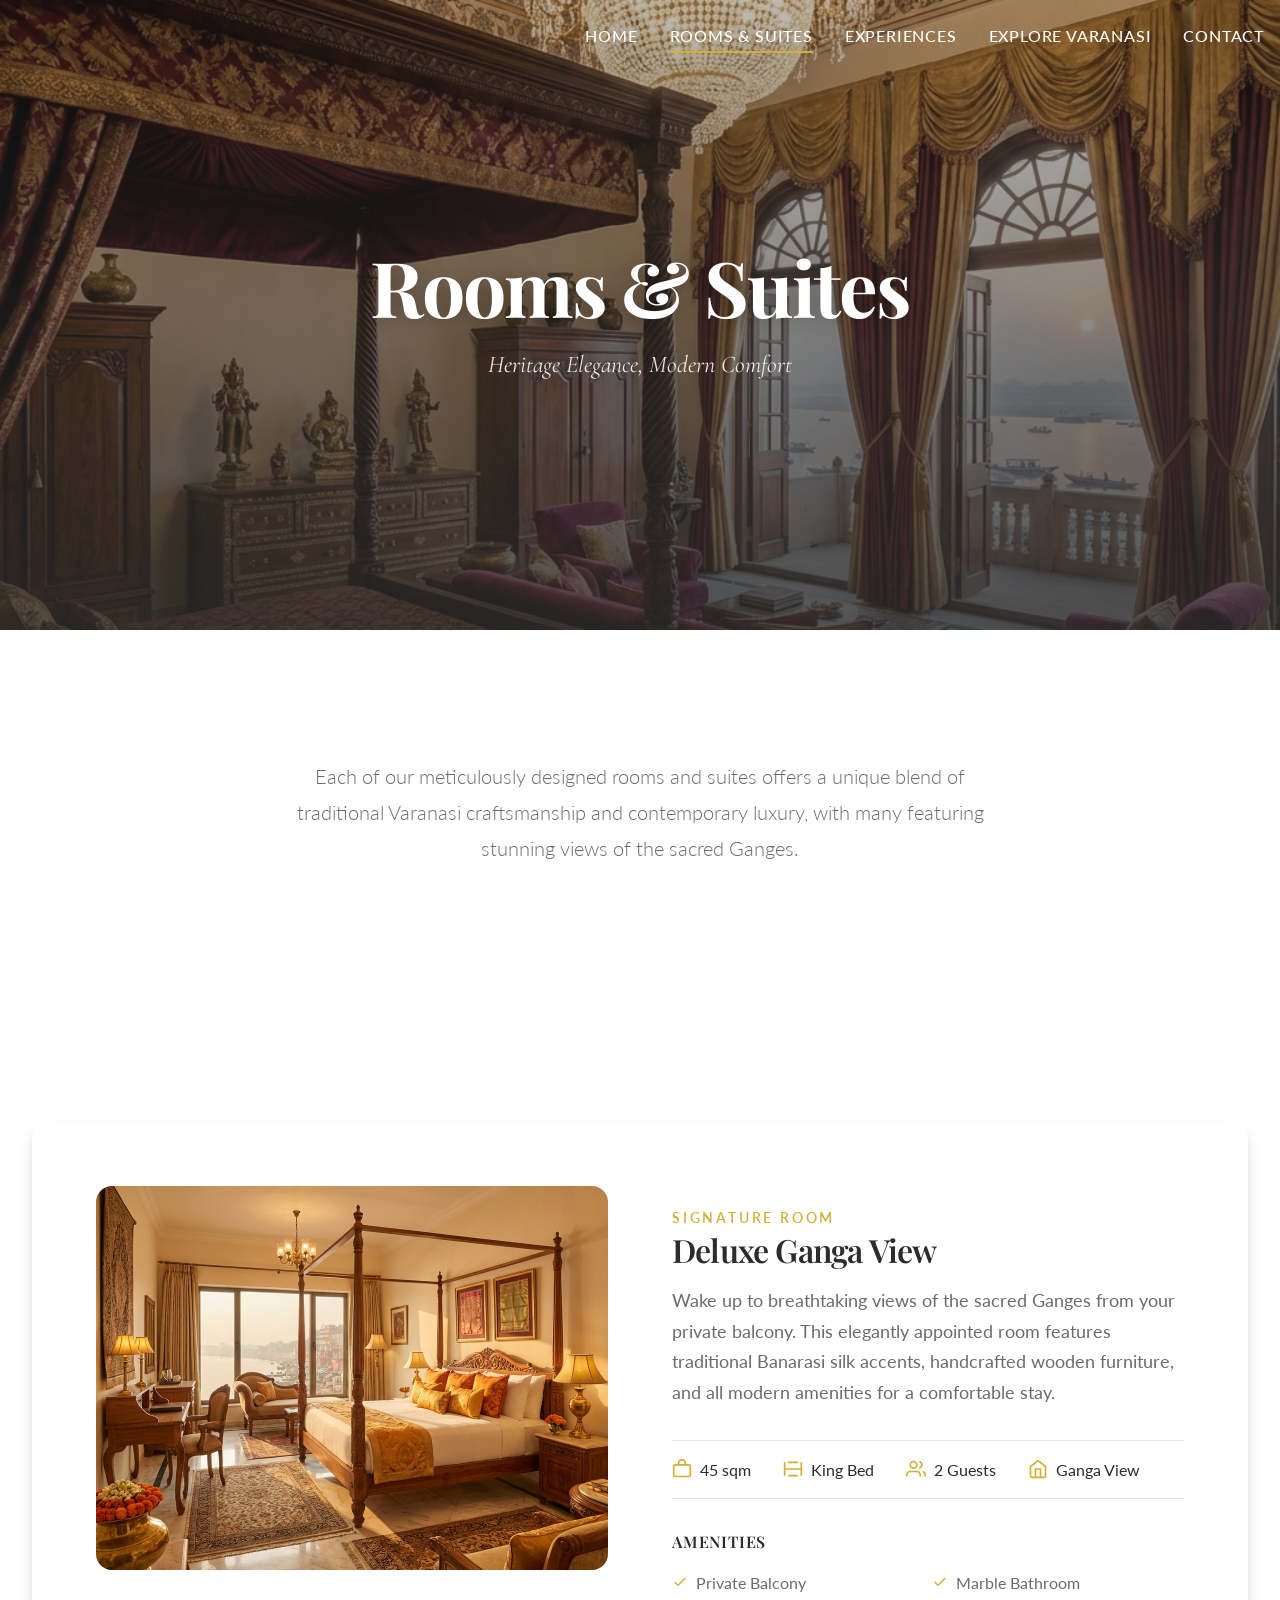
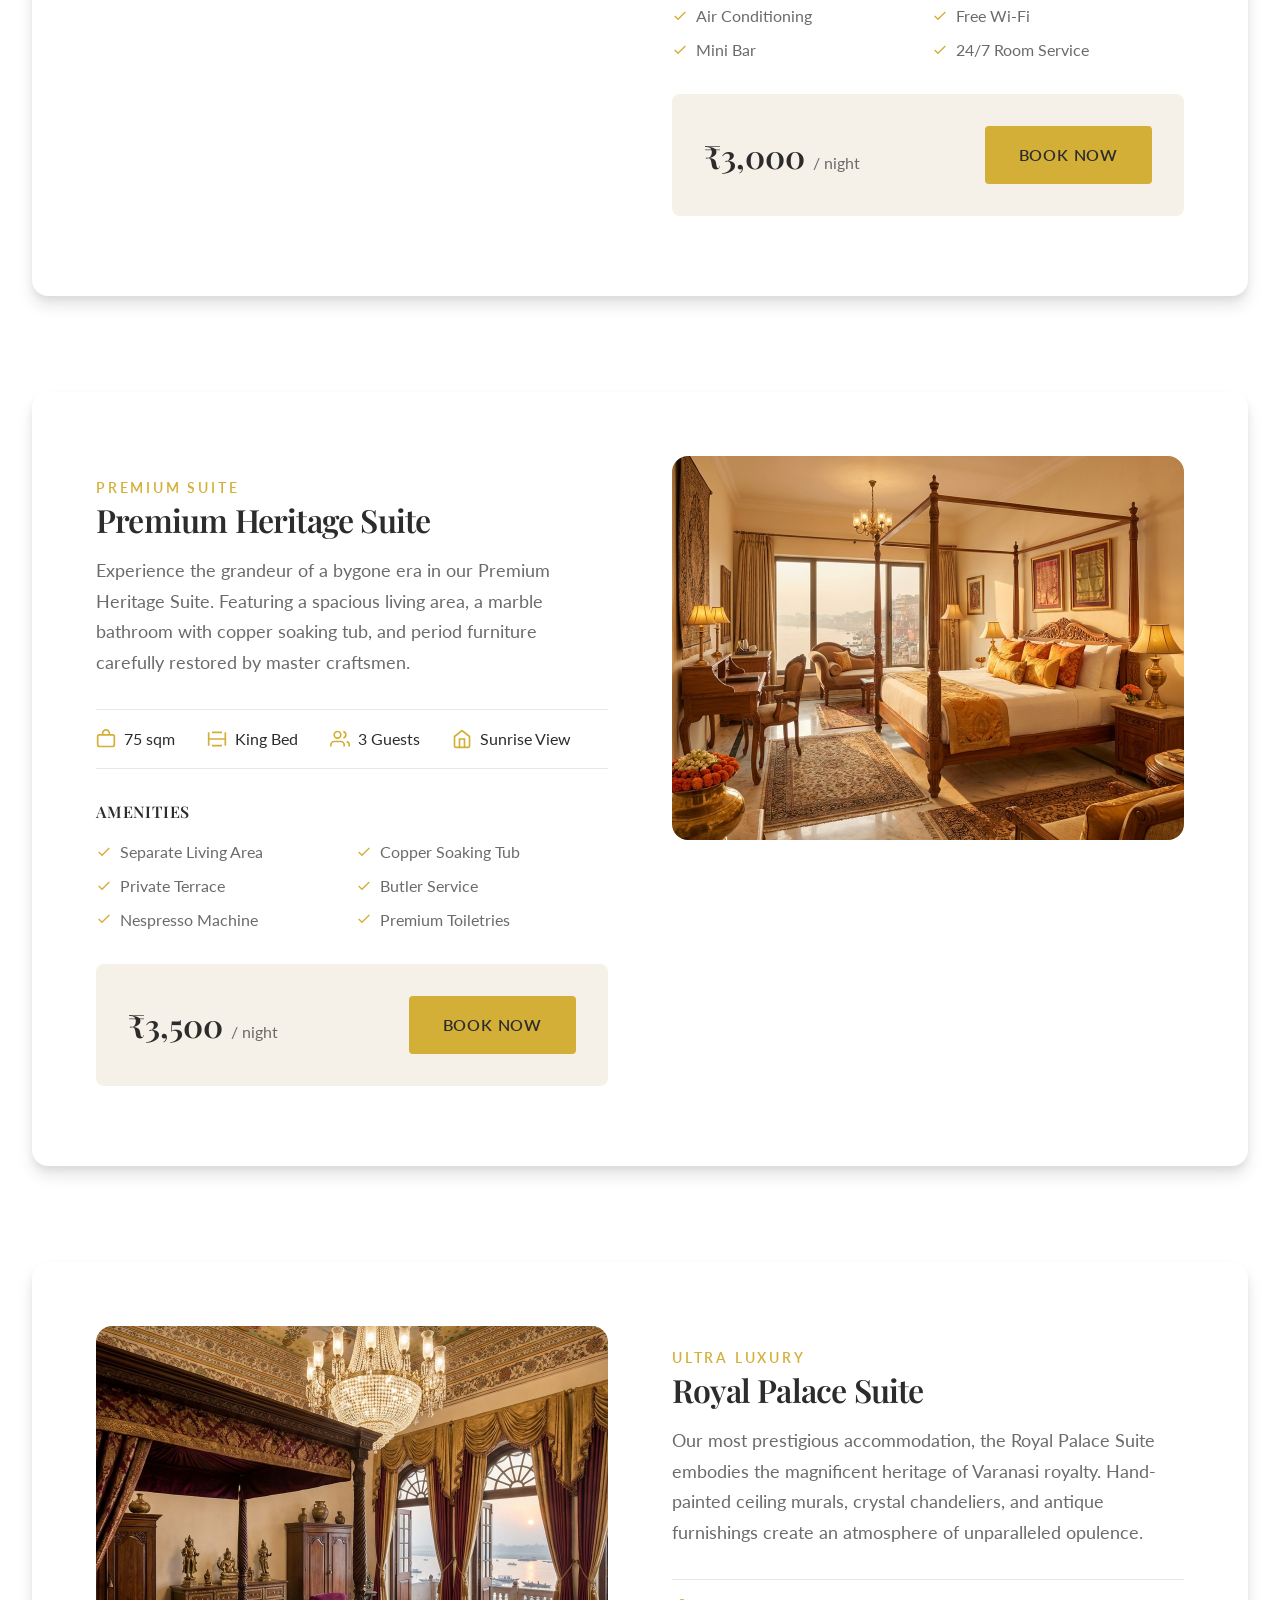
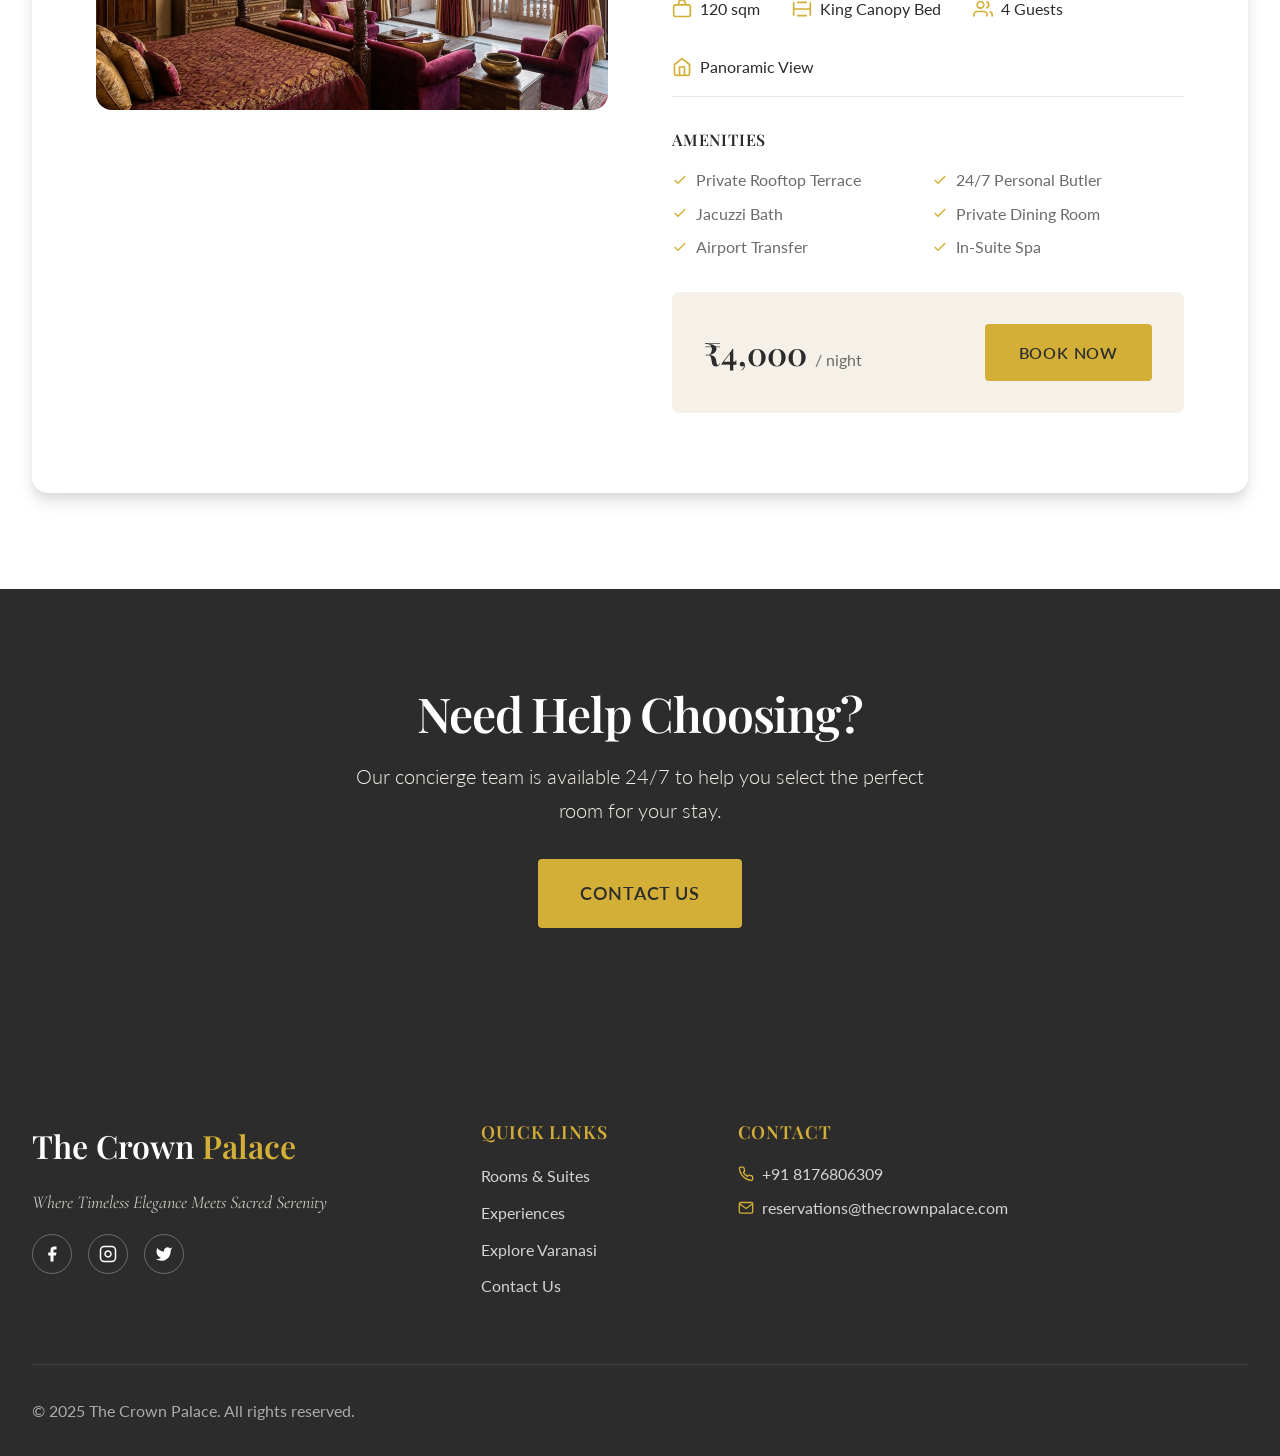
<file: rooms.html>
<!DOCTYPE html>
<html lang="en">

<head>
    <meta charset="UTF-8">
    <meta name="viewport" content="width=device-width, initial-scale=1.0">
    <meta name="description"
        content="Discover comfortable rooms at The Crown Palace. From Deluxe Ganga View to Premium Suites, experience quality accommodation in Varanasi.">
    <meta name="keywords" content="rooms Varanasi, The Crown Palace rooms, Ganges view rooms, hotel accommodation">
    <meta name="author" content="The Crown Palace">

    <!-- Open Graph -->
    <meta property="og:title" content="Rooms & Suites | The Crown Palace">
    <meta property="og:description" content="Comfortable accommodations with beautiful Ganges views.">
    <meta property="og:image" content="images/room-royal.png">
    <meta property="og:url" content="https://gmresidency.com/rooms.html">
    <meta property="og:type" content="website">

    <title>Rooms & Suites | The Crown Palace</title>

    <link rel="icon" type="image/svg+xml" href="images/favicon.svg">
    <link rel="stylesheet" href="css/reset.css">
    <link rel="stylesheet" href="css/variables.css">
    <link rel="stylesheet" href="css/typography.css">
    <link rel="stylesheet" href="css/layout.css">
    <link rel="stylesheet" href="css/components.css">
    <link rel="stylesheet" href="css/pages.css">
    <link rel="stylesheet" href="css/responsive.css">
</head>

<body>
    <a href="#main" class="skip-link">Skip to main content</a>

    <!-- Header -->
    <header class="header header--transparent" id="header">
        <div class="header__container">
            <a href="index.html" class="header__logo">The Crown <span>Palace</span></a>
            <nav class="nav" aria-label="Primary navigation">
                <ul class="nav__list">
                    <li><a href="index.html" class="nav__link">Home</a></li>
                    <li><a href="rooms.html" class="nav__link nav__link--active">Rooms & Suites</a></li>
                    <li><a href="experiences.html" class="nav__link">Experiences</a></li>
                    <li><a href="city-map.html" class="nav__link">Explore Varanasi</a></li>
                    <li><a href="contact.html" class="nav__link">Contact</a></li>
                </ul>
            </nav>
            <button class="nav-toggle" id="navToggle" aria-label="Toggle navigation" aria-expanded="false">
                <span class="nav-toggle__line"></span>
                <span class="nav-toggle__line"></span>
                <span class="nav-toggle__line"></span>
            </button>
        </div>
    </header>

    <!-- Mobile Navigation -->
    <div class="mobile-nav__overlay" id="navOverlay"></div>
    <nav class="mobile-nav" id="mobileNav" aria-label="Mobile navigation">
        <ul class="mobile-nav__list">
            <li><a href="index.html" class="mobile-nav__link">Home</a></li>
            <li><a href="rooms.html" class="mobile-nav__link">Rooms & Suites</a></li>
            <li><a href="experiences.html" class="mobile-nav__link">Experiences</a></li>
            <li><a href="city-map.html" class="mobile-nav__link">Explore Varanasi</a></li>
            <li><a href="contact.html" class="mobile-nav__link">Contact</a></li>
        </ul>
    </nav>

    <main id="main">
        <!-- Page Hero -->
        <section class="hero hero--medium">
            <div class="hero__background">
                <img src="images/room-royal.png" alt="Luxurious royal suite interior" loading="eager">
                <div class="hero__overlay"></div>
            </div>
            <div class="hero__content">
                <h1 class="hero__title">Rooms & Suites</h1>
                <p class="hero__subtitle">Heritage Elegance, Modern Comfort</p>
            </div>
        </section>

        <!-- Page Intro -->
        <section class="section">
            <div class="container">
                <div class="page-intro fade-in">
                    <p class="lead text-center">
                        Each of our meticulously designed rooms and suites offers a unique blend of traditional Varanasi
                        craftsmanship
                        and contemporary luxury, with many featuring stunning views of the sacred Ganges.
                    </p>
                </div>
            </div>
        </section>

        <!-- Rooms Section -->
        <section class="section section--no-padding-top">
            <div class="container">
                <div class="rooms-grid">

                    <!-- Deluxe Ganga View -->
                    <article class="room-detail fade-in" id="deluxe">
                        <div class="room-detail__gallery">
                            <img src="images/room-deluxe.png" alt="Deluxe Ganga View room with river views"
                                class="room-detail__main-image">
                        </div>
                        <div class="room-detail__content">
                            <span class="room-detail__label">Signature Room</span>
                            <h2 class="room-detail__title">Deluxe Ganga View</h2>
                            <p class="room-detail__description">
                                Wake up to breathtaking views of the sacred Ganges from your private balcony. This
                                elegantly
                                appointed room features traditional Banarasi silk accents, handcrafted wooden furniture,
                                and
                                all modern amenities for a comfortable stay.
                            </p>

                            <div class="room-detail__specs">
                                <div class="room-detail__spec">
                                    <svg class="room-detail__spec-icon" viewBox="0 0 24 24" fill="none"
                                        stroke="currentColor" stroke-width="2">
                                        <rect x="2" y="7" width="20" height="14" rx="2" />
                                        <path d="M16 7V5a4 4 0 0 0-8 0v2" />
                                    </svg>
                                    <span class="room-detail__spec-text">45 sqm</span>
                                </div>
                                <div class="room-detail__spec">
                                    <svg class="room-detail__spec-icon" viewBox="0 0 24 24" fill="none"
                                        stroke="currentColor" stroke-width="2">
                                        <path d="M2 4v16M22 4v16M6 4h12M6 20h12M2 12h20" />
                                    </svg>
                                    <span class="room-detail__spec-text">King Bed</span>
                                </div>
                                <div class="room-detail__spec">
                                    <svg class="room-detail__spec-icon" viewBox="0 0 24 24" fill="none"
                                        stroke="currentColor" stroke-width="2">
                                        <path d="M17 21v-2a4 4 0 0 0-4-4H5a4 4 0 0 0-4 4v2" />
                                        <circle cx="9" cy="7" r="4" />
                                        <path d="M23 21v-2a4 4 0 0 0-3-3.87" />
                                        <path d="M16 3.13a4 4 0 0 1 0 7.75" />
                                    </svg>
                                    <span class="room-detail__spec-text">2 Guests</span>
                                </div>
                                <div class="room-detail__spec">
                                    <svg class="room-detail__spec-icon" viewBox="0 0 24 24" fill="none"
                                        stroke="currentColor" stroke-width="2">
                                        <path d="M3 9l9-7 9 7v11a2 2 0 0 1-2 2H5a2 2 0 0 1-2-2z" />
                                        <polyline points="9 22 9 12 15 12 15 22" />
                                    </svg>
                                    <span class="room-detail__spec-text">Ganga View</span>
                                </div>
                            </div>

                            <div class="room-detail__amenities">
                                <h4 class="room-detail__amenities-title">Amenities</h4>
                                <ul class="room-detail__amenities-list">
                                    <li class="room-detail__amenity">
                                        <svg class="room-detail__amenity-icon" viewBox="0 0 24 24" fill="none"
                                            stroke="currentColor" stroke-width="2">
                                            <polyline points="20 6 9 17 4 12" />
                                        </svg>
                                        Private Balcony
                                    </li>
                                    <li class="room-detail__amenity">
                                        <svg class="room-detail__amenity-icon" viewBox="0 0 24 24" fill="none"
                                            stroke="currentColor" stroke-width="2">
                                            <polyline points="20 6 9 17 4 12" />
                                        </svg>
                                        Marble Bathroom
                                    </li>
                                    <li class="room-detail__amenity">
                                        <svg class="room-detail__amenity-icon" viewBox="0 0 24 24" fill="none"
                                            stroke="currentColor" stroke-width="2">
                                            <polyline points="20 6 9 17 4 12" />
                                        </svg>
                                        Air Conditioning
                                    </li>
                                    <li class="room-detail__amenity">
                                        <svg class="room-detail__amenity-icon" viewBox="0 0 24 24" fill="none"
                                            stroke="currentColor" stroke-width="2">
                                            <polyline points="20 6 9 17 4 12" />
                                        </svg>
                                        Free Wi-Fi
                                    </li>
                                    <li class="room-detail__amenity">
                                        <svg class="room-detail__amenity-icon" viewBox="0 0 24 24" fill="none"
                                            stroke="currentColor" stroke-width="2">
                                            <polyline points="20 6 9 17 4 12" />
                                        </svg>
                                        Mini Bar
                                    </li>
                                    <li class="room-detail__amenity">
                                        <svg class="room-detail__amenity-icon" viewBox="0 0 24 24" fill="none"
                                            stroke="currentColor" stroke-width="2">
                                            <polyline points="20 6 9 17 4 12" />
                                        </svg>
                                        24/7 Room Service
                                    </li>
                                </ul>
                            </div>

                            <div class="room-detail__pricing">
                                <div>
                                    <span class="room-detail__price">₹3,000 <span>/ night</span></span>
                                </div>
                                <a href="contact.html" class="btn btn--primary">Book Now</a>
                            </div>
                        </div>
                    </article>

                    <!-- Premium Heritage Suite -->
                    <article class="room-detail fade-in" id="premium">
                        <div class="room-detail__gallery">
                            <img src="images/room-deluxe.png" alt="Premium Heritage Suite with elegant decor"
                                class="room-detail__main-image">
                        </div>
                        <div class="room-detail__content">
                            <span class="room-detail__label">Premium Suite</span>
                            <h2 class="room-detail__title">Premium Heritage Suite</h2>
                            <p class="room-detail__description">
                                Experience the grandeur of a bygone era in our Premium Heritage Suite. Featuring a
                                spacious
                                living area, a marble bathroom with copper soaking tub, and period furniture carefully
                                restored by master craftsmen.
                            </p>

                            <div class="room-detail__specs">
                                <div class="room-detail__spec">
                                    <svg class="room-detail__spec-icon" viewBox="0 0 24 24" fill="none"
                                        stroke="currentColor" stroke-width="2">
                                        <rect x="2" y="7" width="20" height="14" rx="2" />
                                        <path d="M16 7V5a4 4 0 0 0-8 0v2" />
                                    </svg>
                                    <span class="room-detail__spec-text">75 sqm</span>
                                </div>
                                <div class="room-detail__spec">
                                    <svg class="room-detail__spec-icon" viewBox="0 0 24 24" fill="none"
                                        stroke="currentColor" stroke-width="2">
                                        <path d="M2 4v16M22 4v16M6 4h12M6 20h12M2 12h20" />
                                    </svg>
                                    <span class="room-detail__spec-text">King Bed</span>
                                </div>
                                <div class="room-detail__spec">
                                    <svg class="room-detail__spec-icon" viewBox="0 0 24 24" fill="none"
                                        stroke="currentColor" stroke-width="2">
                                        <path d="M17 21v-2a4 4 0 0 0-4-4H5a4 4 0 0 0-4 4v2" />
                                        <circle cx="9" cy="7" r="4" />
                                        <path d="M23 21v-2a4 4 0 0 0-3-3.87" />
                                        <path d="M16 3.13a4 4 0 0 1 0 7.75" />
                                    </svg>
                                    <span class="room-detail__spec-text">3 Guests</span>
                                </div>
                                <div class="room-detail__spec">
                                    <svg class="room-detail__spec-icon" viewBox="0 0 24 24" fill="none"
                                        stroke="currentColor" stroke-width="2">
                                        <path d="M3 9l9-7 9 7v11a2 2 0 0 1-2 2H5a2 2 0 0 1-2-2z" />
                                        <polyline points="9 22 9 12 15 12 15 22" />
                                    </svg>
                                    <span class="room-detail__spec-text">Sunrise View</span>
                                </div>
                            </div>

                            <div class="room-detail__amenities">
                                <h4 class="room-detail__amenities-title">Amenities</h4>
                                <ul class="room-detail__amenities-list">
                                    <li class="room-detail__amenity">
                                        <svg class="room-detail__amenity-icon" viewBox="0 0 24 24" fill="none"
                                            stroke="currentColor" stroke-width="2">
                                            <polyline points="20 6 9 17 4 12" />
                                        </svg>
                                        Separate Living Area
                                    </li>
                                    <li class="room-detail__amenity">
                                        <svg class="room-detail__amenity-icon" viewBox="0 0 24 24" fill="none"
                                            stroke="currentColor" stroke-width="2">
                                            <polyline points="20 6 9 17 4 12" />
                                        </svg>
                                        Copper Soaking Tub
                                    </li>
                                    <li class="room-detail__amenity">
                                        <svg class="room-detail__amenity-icon" viewBox="0 0 24 24" fill="none"
                                            stroke="currentColor" stroke-width="2">
                                            <polyline points="20 6 9 17 4 12" />
                                        </svg>
                                        Private Terrace
                                    </li>
                                    <li class="room-detail__amenity">
                                        <svg class="room-detail__amenity-icon" viewBox="0 0 24 24" fill="none"
                                            stroke="currentColor" stroke-width="2">
                                            <polyline points="20 6 9 17 4 12" />
                                        </svg>
                                        Butler Service
                                    </li>
                                    <li class="room-detail__amenity">
                                        <svg class="room-detail__amenity-icon" viewBox="0 0 24 24" fill="none"
                                            stroke="currentColor" stroke-width="2">
                                            <polyline points="20 6 9 17 4 12" />
                                        </svg>
                                        Nespresso Machine
                                    </li>
                                    <li class="room-detail__amenity">
                                        <svg class="room-detail__amenity-icon" viewBox="0 0 24 24" fill="none"
                                            stroke="currentColor" stroke-width="2">
                                            <polyline points="20 6 9 17 4 12" />
                                        </svg>
                                        Premium Toiletries
                                    </li>
                                </ul>
                            </div>

                            <div class="room-detail__pricing">
                                <div>
                                    <span class="room-detail__price">₹3,500 <span>/ night</span></span>
                                </div>
                                <a href="contact.html" class="btn btn--primary">Book Now</a>
                            </div>
                        </div>
                    </article>

                    <!-- Royal Palace Suite -->
                    <article class="room-detail fade-in" id="royal">
                        <div class="room-detail__gallery">
                            <img src="images/room-royal.png" alt="Royal Palace Suite with opulent decor"
                                class="room-detail__main-image">
                        </div>
                        <div class="room-detail__content">
                            <span class="room-detail__label">Ultra Luxury</span>
                            <h2 class="room-detail__title">Royal Palace Suite</h2>
                            <p class="room-detail__description">
                                Our most prestigious accommodation, the Royal Palace Suite embodies the magnificent
                                heritage
                                of Varanasi royalty. Hand-painted ceiling murals, crystal chandeliers, and antique
                                furnishings
                                create an atmosphere of unparalleled opulence.
                            </p>

                            <div class="room-detail__specs">
                                <div class="room-detail__spec">
                                    <svg class="room-detail__spec-icon" viewBox="0 0 24 24" fill="none"
                                        stroke="currentColor" stroke-width="2">
                                        <rect x="2" y="7" width="20" height="14" rx="2" />
                                        <path d="M16 7V5a4 4 0 0 0-8 0v2" />
                                    </svg>
                                    <span class="room-detail__spec-text">120 sqm</span>
                                </div>
                                <div class="room-detail__spec">
                                    <svg class="room-detail__spec-icon" viewBox="0 0 24 24" fill="none"
                                        stroke="currentColor" stroke-width="2">
                                        <path d="M2 4v16M22 4v16M6 4h12M6 20h12M2 12h20" />
                                    </svg>
                                    <span class="room-detail__spec-text">King Canopy Bed</span>
                                </div>
                                <div class="room-detail__spec">
                                    <svg class="room-detail__spec-icon" viewBox="0 0 24 24" fill="none"
                                        stroke="currentColor" stroke-width="2">
                                        <path d="M17 21v-2a4 4 0 0 0-4-4H5a4 4 0 0 0-4 4v2" />
                                        <circle cx="9" cy="7" r="4" />
                                        <path d="M23 21v-2a4 4 0 0 0-3-3.87" />
                                        <path d="M16 3.13a4 4 0 0 1 0 7.75" />
                                    </svg>
                                    <span class="room-detail__spec-text">4 Guests</span>
                                </div>
                                <div class="room-detail__spec">
                                    <svg class="room-detail__spec-icon" viewBox="0 0 24 24" fill="none"
                                        stroke="currentColor" stroke-width="2">
                                        <path d="M3 9l9-7 9 7v11a2 2 0 0 1-2 2H5a2 2 0 0 1-2-2z" />
                                        <polyline points="9 22 9 12 15 12 15 22" />
                                    </svg>
                                    <span class="room-detail__spec-text">Panoramic View</span>
                                </div>
                            </div>

                            <div class="room-detail__amenities">
                                <h4 class="room-detail__amenities-title">Amenities</h4>
                                <ul class="room-detail__amenities-list">
                                    <li class="room-detail__amenity">
                                        <svg class="room-detail__amenity-icon" viewBox="0 0 24 24" fill="none"
                                            stroke="currentColor" stroke-width="2">
                                            <polyline points="20 6 9 17 4 12" />
                                        </svg>
                                        Private Rooftop Terrace
                                    </li>
                                    <li class="room-detail__amenity">
                                        <svg class="room-detail__amenity-icon" viewBox="0 0 24 24" fill="none"
                                            stroke="currentColor" stroke-width="2">
                                            <polyline points="20 6 9 17 4 12" />
                                        </svg>
                                        24/7 Personal Butler
                                    </li>
                                    <li class="room-detail__amenity">
                                        <svg class="room-detail__amenity-icon" viewBox="0 0 24 24" fill="none"
                                            stroke="currentColor" stroke-width="2">
                                            <polyline points="20 6 9 17 4 12" />
                                        </svg>
                                        Jacuzzi Bath
                                    </li>
                                    <li class="room-detail__amenity">
                                        <svg class="room-detail__amenity-icon" viewBox="0 0 24 24" fill="none"
                                            stroke="currentColor" stroke-width="2">
                                            <polyline points="20 6 9 17 4 12" />
                                        </svg>
                                        Private Dining Room
                                    </li>
                                    <li class="room-detail__amenity">
                                        <svg class="room-detail__amenity-icon" viewBox="0 0 24 24" fill="none"
                                            stroke="currentColor" stroke-width="2">
                                            <polyline points="20 6 9 17 4 12" />
                                        </svg>
                                        Airport Transfer
                                    </li>
                                    <li class="room-detail__amenity">
                                        <svg class="room-detail__amenity-icon" viewBox="0 0 24 24" fill="none"
                                            stroke="currentColor" stroke-width="2">
                                            <polyline points="20 6 9 17 4 12" />
                                        </svg>
                                        In-Suite Spa
                                    </li>
                                </ul>
                            </div>

                            <div class="room-detail__pricing">
                                <div>
                                    <span class="room-detail__price">₹4,000 <span>/ night</span></span>
                                </div>
                                <a href="contact.html" class="btn btn--primary">Book Now</a>
                            </div>
                        </div>
                    </article>

                </div>
            </div>
        </section>

        <!-- CTA Section -->
        <section class="section section--lg section--charcoal">
            <div class="container text-center">
                <h2 class="section-title" style="color: var(--white);">Need Help Choosing?</h2>
                <p class="section-subtitle" style="color: var(--cream); margin: 0 auto var(--space-md);">
                    Our concierge team is available 24/7 to help you select the perfect room for your stay.
                </p>
                <a href="contact.html" class="btn btn--primary btn--lg">Contact Us</a>
            </div>
        </section>
    </main>

    <!-- Footer -->
    <footer class="footer">
        <div class="container">
            <div class="footer__grid">
                <div class="footer__brand">
                    <div class="footer__logo">The Crown <span>Palace</span></div>
                    <p class="footer__tagline">Where Timeless Elegance Meets Sacred Serenity</p>
                    <div class="footer__social">
                        <a href="#" class="footer__social-link" aria-label="Facebook">
                            <svg width="18" height="18" viewBox="0 0 24 24" fill="currentColor">
                                <path d="M18 2h-3a5 5 0 0 0-5 5v3H7v4h3v8h4v-8h3l1-4h-4V7a1 1 0 0 1 1-1h3z" />
                            </svg>
                        </a>
                        <a href="#" class="footer__social-link" aria-label="Instagram">
                            <svg width="18" height="18" viewBox="0 0 24 24" fill="none" stroke="currentColor"
                                stroke-width="2">
                                <rect x="2" y="2" width="20" height="20" rx="5" />
                                <path d="M16 11.37A4 4 0 1 1 12.63 8 4 4 0 0 1 16 11.37z" />
                            </svg>
                        </a>
                        <a href="#" class="footer__social-link" aria-label="Twitter">
                            <svg width="18" height="18" viewBox="0 0 24 24" fill="currentColor">
                                <path
                                    d="M23 3a10.9 10.9 0 0 1-3.14 1.53 4.48 4.48 0 0 0-7.86 3v1A10.66 10.66 0 0 1 3 4s-4 9 5 13a11.64 11.64 0 0 1-7 2c9 5 20 0 20-11.5a4.5 4.5 0 0 0-.08-.83A7.72 7.72 0 0 0 23 3z" />
                            </svg>
                        </a>
                    </div>
                </div>
                <div class="footer__column">
                    <h4 class="footer__title">Quick Links</h4>
                    <ul class="footer__links">
                        <li><a href="rooms.html" class="footer__link">Rooms & Suites</a></li>
                        <li><a href="experiences.html" class="footer__link">Experiences</a></li>
                        <li><a href="city-map.html" class="footer__link">Explore Varanasi</a></li>
                        <li><a href="contact.html" class="footer__link">Contact Us</a></li>
                    </ul>
                </div>
                <div class="footer__column">
                    <h4 class="footer__title">Contact</h4>
                    <div class="footer__contact-item">
                        <svg class="footer__contact-icon" width="16" height="16" viewBox="0 0 24 24" fill="none"
                            stroke="currentColor" stroke-width="2">
                            <path
                                d="M22 16.92v3a2 2 0 0 1-2.18 2 19.79 19.79 0 0 1-8.63-3.07 19.5 19.5 0 0 1-6-6 19.79 19.79 0 0 1-3.07-8.67A2 2 0 0 1 4.11 2h3a2 2 0 0 1 2 1.72c.127.96.361 1.903.7 2.81a2 2 0 0 1-.45 2.11L8.09 9.91a16 16 0 0 0 6 6l1.27-1.27a2 2 0 0 1 2.11-.45c.907.339 1.85.573 2.81.7A2 2 0 0 1 22 16.92z" />
                        </svg>
                        <span>+91 8176806309</span>
                    </div>
                    <div class="footer__contact-item">
                        <svg class="footer__contact-icon" width="16" height="16" viewBox="0 0 24 24" fill="none"
                            stroke="currentColor" stroke-width="2">
                            <path d="M4 4h16c1.1 0 2 .9 2 2v12c0 1.1-.9 2-2 2H4c-1.1 0-2-.9-2-2V6c0-1.1.9-2 2-2z" />
                            <polyline points="22,6 12,13 2,6" />
                        </svg>
                        <span>reservations@thecrownpalace.com</span>
                    </div>
                </div>
            </div>
            <div class="footer__bottom">
                <p class="footer__copyright">&copy; 2025 The Crown Palace. All rights reserved.</p>
            </div>
        </div>
    </footer>

    <script src="js/utils.js"></script>
    <script src="js/navigation.js"></script>
    <script src="js/main.js"></script>
</body>

</html>
</file>
<file: css/variables.css>
/* Design System Variables */
:root {
    /* ===== Primary Colors ===== */
    --gold: #D4AF37;
    --deep-gold: #B8941E;
    --light-gold: #E8C547;
    --cream: #F5F1E8;
    --white: #FFFFFF;

    /* ===== Neutral Colors ===== */
    --charcoal: #2C2C2C;
    --dark-gray: #404040;
    --warm-gray: #6B6B6B;
    --medium-gray: #9A9A9A;
    --light-gray: #E8E8E8;
    --off-white: #FAFAFA;

    /* ===== Accent Colors ===== */
    --saffron: #FF9933;
    --terracotta: #CD5C5C;
    --teal: #008B8B;
    --deep-teal: #006666;

    /* ===== Gradient Overlays ===== */
    --gradient-dark: linear-gradient(180deg, rgba(0, 0, 0, 0.1) 0%, rgba(0, 0, 0, 0.7) 100%);
    --gradient-gold: linear-gradient(135deg, var(--gold) 0%, var(--deep-gold) 100%);
    --gradient-hero: linear-gradient(180deg, rgba(44, 44, 44, 0.3) 0%, rgba(44, 44, 44, 0.8) 100%);

    /* ===== Typography ===== */
    --font-heading: 'Playfair Display', Georgia, serif;
    --font-body: 'Lato', 'Segoe UI', sans-serif;
    --font-accent: 'Cormorant Garamond', Georgia, serif;

    /* Font Sizes - Fluid Typography */
    --text-xs: clamp(0.75rem, 1.5vw, 0.875rem);
    --text-sm: clamp(0.875rem, 1.8vw, 1rem);
    --text-base: clamp(1rem, 2vw, 1.125rem);
    --text-lg: clamp(1.125rem, 2.2vw, 1.25rem);
    --text-xl: clamp(1.25rem, 2.5vw, 1.5rem);
    --text-2xl: clamp(1.5rem, 3vw, 2rem);
    --text-3xl: clamp(2rem, 4vw, 3rem);
    --text-4xl: clamp(2.5rem, 5vw, 4rem);
    --text-5xl: clamp(3rem, 6vw, 5rem);

    /* Font Weights */
    --weight-light: 300;
    --weight-normal: 400;
    --weight-medium: 500;
    --weight-semibold: 600;
    --weight-bold: 700;

    /* Letter Spacing */
    --tracking-tight: -0.025em;
    --tracking-normal: 0;
    --tracking-wide: 0.05em;
    --tracking-wider: 0.1em;
    --tracking-widest: 0.2em;

    /* ===== Spacing ===== */
    --space-xs: 0.5rem;
    /* 8px */
    --space-sm: 1rem;
    /* 16px */
    --space-md: 2rem;
    /* 32px */
    --space-lg: 4rem;
    /* 64px */
    --space-xl: 6rem;
    /* 96px */
    --space-2xl: 8rem;
    /* 128px */

    /* ===== Layout ===== */
    --container-sm: 640px;
    --container-md: 768px;
    --container-lg: 1024px;
    --container-xl: 1280px;
    --container-2xl: 1440px;

    --header-height: 80px;
    --header-height-scrolled: 64px;

    /* ===== Borders & Radius ===== */
    --radius-sm: 4px;
    --radius-md: 8px;
    --radius-lg: 16px;
    --radius-xl: 24px;
    --radius-full: 9999px;

    --border-thin: 1px solid var(--light-gray);
    --border-gold: 1px solid var(--gold);
    --border-gold-thick: 2px solid var(--gold);

    /* ===== Shadows ===== */
    --shadow-sm: 0 1px 2px rgba(0, 0, 0, 0.05);
    --shadow-md: 0 4px 6px rgba(0, 0, 0, 0.07), 0 2px 4px rgba(0, 0, 0, 0.05);
    --shadow-lg: 0 10px 15px rgba(0, 0, 0, 0.1), 0 4px 6px rgba(0, 0, 0, 0.05);
    --shadow-xl: 0 20px 25px rgba(0, 0, 0, 0.1), 0 10px 10px rgba(0, 0, 0, 0.04);
    --shadow-gold: 0 4px 14px rgba(212, 175, 55, 0.3);

    /* ===== Transitions ===== */
    --transition-fast: 150ms ease;
    --transition-base: 300ms ease;
    --transition-slow: 500ms ease;
    --transition-slower: 700ms ease;

    /* ===== Z-Index Scale ===== */
    --z-dropdown: 100;
    --z-sticky: 200;
    --z-fixed: 300;
    --z-modal-backdrop: 400;
    --z-modal: 500;
    --z-popover: 600;
    --z-tooltip: 700;
}

/* Dark mode override (optional) */
@media (prefers-color-scheme: dark) {
    :root {
        /* Can be customized for dark mode if needed */
    }
}
</file>
<file: css/typography.css>
/* Typography Styles */

/* Google Fonts Import */
@import url('https://fonts.googleapis.com/css2?family=Cormorant+Garamond:ital,wght@0,400;0,500;0,600;1,400&family=Lato:wght@300;400;500;700&family=Playfair+Display:ital,wght@0,400;0,500;0,600;0,700;1,400;1,500&display=swap');

/* Base Typography */
body {
    font-family: var(--font-body);
    font-size: var(--text-base);
    font-weight: var(--weight-normal);
    color: var(--charcoal);
    background-color: var(--white);
}

/* Headings */
h1,
h2,
h3,
h4,
h5,
h6 {
    font-family: var(--font-heading);
    font-weight: var(--weight-medium);
    color: var(--charcoal);
    margin-bottom: 0.5em;
}

h1 {
    font-size: var(--text-4xl);
    font-weight: var(--weight-bold);
    letter-spacing: var(--tracking-tight);
    line-height: 1.1;
}

h2 {
    font-size: var(--text-3xl);
    font-weight: var(--weight-semibold);
    letter-spacing: var(--tracking-tight);
    line-height: 1.2;
}

h3 {
    font-size: var(--text-2xl);
    font-weight: var(--weight-medium);
    line-height: 1.3;
}

h4 {
    font-size: var(--text-xl);
    font-weight: var(--weight-medium);
    line-height: 1.4;
}

h5 {
    font-size: var(--text-lg);
    font-weight: var(--weight-medium);
    line-height: 1.4;
}

h6 {
    font-size: var(--text-base);
    font-weight: var(--weight-semibold);
    text-transform: uppercase;
    letter-spacing: var(--tracking-wide);
    line-height: 1.4;
}

/* Paragraphs */
p {
    margin-bottom: 1em;
    line-height: 1.7;
}

p:last-child {
    margin-bottom: 0;
}

/* Lead Text */
.lead {
    font-size: var(--text-lg);
    font-weight: var(--weight-light);
    line-height: 1.8;
    color: var(--warm-gray);
}

/* Small Text */
.text-small {
    font-size: var(--text-sm);
}

.text-xs {
    font-size: var(--text-xs);
}

/* Accent Font */
.font-accent {
    font-family: var(--font-accent);
    font-style: italic;
}

/* Links */
a {
    color: var(--gold);
    text-decoration: none;
    transition: color var(--transition-fast);
}

a:hover {
    color: var(--deep-gold);
}

/* Emphasized Text */
strong,
b {
    font-weight: var(--weight-bold);
}

em,
i {
    font-style: italic;
}

/* Blockquote */
blockquote {
    font-family: var(--font-accent);
    font-size: var(--text-xl);
    font-style: italic;
    color: var(--warm-gray);
    border-left: 3px solid var(--gold);
    padding-left: var(--space-md);
    margin: var(--space-md) 0;
}

blockquote cite {
    display: block;
    font-family: var(--font-body);
    font-size: var(--text-sm);
    font-style: normal;
    color: var(--charcoal);
    margin-top: var(--space-sm);
}

blockquote cite::before {
    content: '— ';
}

/* Section Headers */
.section-label {
    font-family: var(--font-body);
    font-size: var(--text-xs);
    font-weight: var(--weight-semibold);
    text-transform: uppercase;
    letter-spacing: var(--tracking-widest);
    color: var(--gold);
    margin-bottom: var(--space-xs);
}

.section-title {
    font-size: var(--text-3xl);
    margin-bottom: var(--space-sm);
}

.section-subtitle {
    font-size: var(--text-lg);
    color: var(--warm-gray);
    font-weight: var(--weight-light);
    max-width: 600px;
}

/* Decorative Heading */
.heading-decorated {
    display: flex;
    align-items: center;
    gap: var(--space-sm);
}

.heading-decorated::before,
.heading-decorated::after {
    content: '';
    flex: 1;
    height: 1px;
    background: var(--gold);
    max-width: 60px;
}

/* Text Colors */
.text-gold {
    color: var(--gold);
}

.text-white {
    color: var(--white);
}

.text-gray {
    color: var(--warm-gray);
}

.text-charcoal {
    color: var(--charcoal);
}

/* Text Alignment */
.text-center {
    text-align: center;
}

.text-left {
    text-align: left;
}

.text-right {
    text-align: right;
}

/* Text Transform */
.uppercase {
    text-transform: uppercase;
    letter-spacing: var(--tracking-wide);
}

.capitalize {
    text-transform: capitalize;
}

/* Lists with Styling */
.styled-list {
    padding-left: var(--space-md);
}

.styled-list li {
    position: relative;
    padding-left: var(--space-sm);
    margin-bottom: var(--space-xs);
}

.styled-list li::before {
    content: '';
    position: absolute;
    left: 0;
    top: 0.7em;
    width: 6px;
    height: 6px;
    background-color: var(--gold);
    border-radius: 50%;
}
</file>
<file: css/layout.css>
/* Layout Styles */

/* Skip Link for Accessibility */
.skip-link {
    position: absolute;
    top: -100%;
    left: 50%;
    transform: translateX(-50%);
    background: var(--charcoal);
    color: var(--white);
    padding: var(--space-sm) var(--space-md);
    z-index: var(--z-tooltip);
    border-radius: var(--radius-md);
    transition: top var(--transition-fast);
}

.skip-link:focus {
    top: var(--space-sm);
}

/* Container */
.container {
    width: 100%;
    max-width: var(--container-xl);
    margin: 0 auto;
    padding: 0 var(--space-sm);
}

.container--narrow {
    max-width: var(--container-md);
}

.container--wide {
    max-width: var(--container-2xl);
}

/* Sections */
.section {
    padding: var(--space-lg) 0;
}

.section--lg {
    padding: var(--space-xl) 0;
}

.section--sm {
    padding: var(--space-md) 0;
}

.section--no-padding-top {
    padding-top: 0;
}

.section--no-padding-bottom {
    padding-bottom: 0;
}

.section--cream {
    background-color: var(--cream);
}

.section--charcoal {
    background-color: var(--charcoal);
    color: var(--white);
}

.section--charcoal h2,
.section--charcoal h3,
.section--charcoal h4 {
    color: var(--white);
}

/* Section Header */
.section-header {
    text-align: center;
    max-width: 700px;
    margin: 0 auto var(--space-lg);
}

/* Grid System */
.grid {
    display: grid;
    gap: var(--space-md);
}

.grid--2 {
    grid-template-columns: repeat(2, 1fr);
}

.grid--3 {
    grid-template-columns: repeat(3, 1fr);
}

.grid--4 {
    grid-template-columns: repeat(4, 1fr);
}

.grid--auto-fit {
    grid-template-columns: repeat(auto-fit, minmax(300px, 1fr));
}

/* Flexbox Utilities */
.flex {
    display: flex;
}

.flex--center {
    justify-content: center;
    align-items: center;
}

.flex--between {
    justify-content: space-between;
    align-items: center;
}

.flex--column {
    flex-direction: column;
}

.flex--wrap {
    flex-wrap: wrap;
}

.flex--gap-sm {
    gap: var(--space-sm);
}

.flex--gap-md {
    gap: var(--space-md);
}

.flex--gap-lg {
    gap: var(--space-lg);
}

/* Hero Section */
.hero {
    position: relative;
    min-height: 100vh;
    display: flex;
    align-items: center;
    justify-content: center;
    overflow: hidden;
}

.hero--medium {
    min-height: 70vh;
}

.hero--small {
    min-height: 50vh;
}

.hero__background {
    position: absolute;
    inset: 0;
    z-index: -1;
}

.hero__background img,
.hero__background video {
    width: 100%;
    height: 100%;
    object-fit: cover;
}

.hero__overlay {
    position: absolute;
    inset: 0;
    background: var(--gradient-hero);
}

.hero__content {
    position: relative;
    z-index: 1;
    text-align: center;
    color: var(--white);
    padding: var(--space-md);
    max-width: 900px;
}

.hero__title {
    font-size: var(--text-5xl);
    color: var(--white);
    margin-bottom: var(--space-sm);
    text-shadow: 0 2px 20px rgba(0, 0, 0, 0.3);
}

.hero__subtitle {
    font-family: var(--font-accent);
    font-size: var(--text-xl);
    font-style: italic;
    color: var(--cream);
    margin-bottom: var(--space-md);
    opacity: 0.95;
}

.hero__cta {
    margin-top: var(--space-md);
}

/* Scroll Indicator */
.scroll-indicator {
    position: absolute;
    bottom: var(--space-md);
    left: 50%;
    transform: translateX(-50%);
    display: flex;
    flex-direction: column;
    align-items: center;
    gap: var(--space-xs);
    color: var(--white);
    opacity: 0.8;
    animation: bounce 2s infinite;
}

.scroll-indicator__text {
    font-size: var(--text-xs);
    text-transform: uppercase;
    letter-spacing: var(--tracking-widest);
}

.scroll-indicator__icon {
    width: 24px;
    height: 40px;
    border: 2px solid var(--white);
    border-radius: 12px;
    position: relative;
}

.scroll-indicator__icon::before {
    content: '';
    position: absolute;
    top: 8px;
    left: 50%;
    transform: translateX(-50%);
    width: 4px;
    height: 8px;
    background: var(--white);
    border-radius: 2px;
    animation: scroll-mouse 2s infinite;
}

@keyframes bounce {

    0%,
    20%,
    50%,
    80%,
    100% {
        transform: translateX(-50%) translateY(0);
    }

    40% {
        transform: translateX(-50%) translateY(-10px);
    }

    60% {
        transform: translateX(-50%) translateY(-5px);
    }
}

@keyframes scroll-mouse {
    0% {
        opacity: 1;
        top: 8px;
    }

    100% {
        opacity: 0;
        top: 20px;
    }
}

/* Main Content */
main {
    min-height: calc(100vh - var(--header-height));
}

/* Two Column Layout */
.two-column {
    display: grid;
    grid-template-columns: 1fr;
    gap: var(--space-lg);
    align-items: center;
}

.two-column--reverse .two-column__content {
    order: 2;
}

.two-column--reverse .two-column__media {
    order: 1;
}

.two-column__media img {
    width: 100%;
    height: 100%;
    object-fit: cover;
    border-radius: var(--radius-lg);
}

/* Dividers */
.divider {
    width: 60px;
    height: 2px;
    background: var(--gold);
    margin: var(--space-sm) 0;
}

.divider--center {
    margin: var(--space-sm) auto;
}

.divider--white {
    background: var(--white);
}

/* Spacing Utilities */
.mt-sm {
    margin-top: var(--space-sm);
}

.mt-md {
    margin-top: var(--space-md);
}

.mt-lg {
    margin-top: var(--space-lg);
}

.mb-sm {
    margin-bottom: var(--space-sm);
}

.mb-md {
    margin-bottom: var(--space-md);
}

.mb-lg {
    margin-bottom: var(--space-lg);
}

.py-sm {
    padding-top: var(--space-sm);
    padding-bottom: var(--space-sm);
}

.py-md {
    padding-top: var(--space-md);
    padding-bottom: var(--space-md);
}

.py-lg {
    padding-top: var(--space-lg);
    padding-bottom: var(--space-lg);
}

/* Visibility */
.hidden {
    display: none !important;
}

.sr-only {
    position: absolute;
    width: 1px;
    height: 1px;
    padding: 0;
    margin: -1px;
    overflow: hidden;
    clip: rect(0, 0, 0, 0);
    white-space: nowrap;
    border: 0;
}

/* Responsive Grid - Mobile First */
@media (max-width: 767px) {

    .grid--2,
    .grid--3,
    .grid--4 {
        grid-template-columns: 1fr;
    }

    .two-column--reverse .two-column__content,
    .two-column--reverse .two-column__media {
        order: unset;
    }
}
</file>
<file: css/components.css>
/* Component Styles */

/* ===== HEADER & NAVIGATION ===== */
.header {
    position: fixed;
    top: 0;
    left: 0;
    right: 0;
    z-index: var(--z-sticky);
    padding: var(--space-sm) 0;
    transition: all var(--transition-base);
    background: var(--white);
    box-shadow: var(--shadow-md);
}

.header--transparent {
    background: transparent;
    box-shadow: none;
}

.header--scrolled {
    background: var(--white);
    box-shadow: var(--shadow-md);
    padding: var(--space-xs) 0;
}

.header__container {
    display: flex;
    justify-content: space-between;
    align-items: center;
    max-width: var(--container-xl);
    margin: 0 auto;
    padding: 0 var(--space-sm);
}

/* Default logo and nav colors (for solid white background) */
.header__logo {
    font-family: var(--font-heading);
    font-size: var(--text-xl);
    font-weight: var(--weight-semibold);
    color: var(--charcoal);
    text-decoration: none;
    transition: color var(--transition-fast);
}

.header__logo span {
    color: var(--gold);
}

/* Navigation */
.nav {
    display: none;
}

.nav__list {
    display: flex;
    gap: var(--space-md);
}

.nav__link {
    font-size: var(--text-sm);
    font-weight: var(--weight-medium);
    color: var(--charcoal);
    text-decoration: none;
    text-transform: uppercase;
    letter-spacing: var(--tracking-wide);
    padding: var(--space-xs) 0;
    position: relative;
    transition: color var(--transition-fast);
}

.nav__link::after {
    content: '';
    position: absolute;
    bottom: 0;
    left: 0;
    width: 0;
    height: 2px;
    background: var(--gold);
    transition: width var(--transition-base);
}

.nav__link:hover::after,
.nav__link--active::after {
    width: 100%;
}

.nav__link:hover {
    color: var(--gold);
}

/* Transparent header (for hero sections) - white text */
.header--transparent .header__logo,
.header--transparent .nav__link {
    color: var(--white);
}

/* Hide logo on homepage when at top (transparent header) */
.header--transparent .header__logo {
    opacity: 0;
    pointer-events: none;
}

.header--transparent .nav__link:hover {
    color: var(--gold);
}

/* Mobile Menu Toggle */
.nav-toggle {
    display: flex;
    flex-direction: column;
    justify-content: center;
    gap: 5px;
    width: 30px;
    height: 30px;
    background: none;
    border: none;
    cursor: pointer;
    padding: 0;
    z-index: var(--z-modal);
}

.nav-toggle__line {
    width: 100%;
    height: 2px;
    background: var(--charcoal);
    transition: all var(--transition-fast);
}

/* White toggle lines for transparent header over hero */
.header--transparent .nav-toggle__line {
    background: var(--white);
}

.nav-toggle--active .nav-toggle__line:nth-child(1) {
    transform: rotate(45deg) translate(5px, 5px);
}

.nav-toggle--active .nav-toggle__line:nth-child(2) {
    opacity: 0;
}

.nav-toggle--active .nav-toggle__line:nth-child(3) {
    transform: rotate(-45deg) translate(5px, -5px);
}

/* Mobile Navigation */
.mobile-nav {
    position: fixed;
    top: 0;
    right: -100%;
    width: 100%;
    max-width: 400px;
    height: 100vh;
    background: var(--charcoal);
    padding: 100px var(--space-md) var(--space-md);
    transition: right var(--transition-base);
    z-index: var(--z-fixed);
    overflow-y: auto;
}

.mobile-nav--open {
    right: 0;
}

.mobile-nav__overlay {
    position: fixed;
    inset: 0;
    background: rgba(0, 0, 0, 0.5);
    opacity: 0;
    visibility: hidden;
    transition: all var(--transition-fast);
    z-index: var(--z-modal-backdrop);
}

.mobile-nav__overlay--visible {
    opacity: 1;
    visibility: visible;
}

.mobile-nav__list {
    display: flex;
    flex-direction: column;
    gap: var(--space-xs);
}

.mobile-nav__link {
    display: block;
    font-size: var(--text-lg);
    color: var(--white);
    text-decoration: none;
    padding: var(--space-sm) 0;
    border-bottom: 1px solid rgba(255, 255, 255, 0.1);
    transition: color var(--transition-fast);
}

.mobile-nav__link:hover {
    color: var(--gold);
}

/* ===== BUTTONS ===== */
.btn {
    display: inline-flex;
    align-items: center;
    justify-content: center;
    gap: var(--space-xs);
    padding: 14px 32px;
    font-family: var(--font-body);
    font-size: var(--text-sm);
    font-weight: var(--weight-semibold);
    text-transform: uppercase;
    letter-spacing: var(--tracking-wide);
    text-decoration: none;
    border: 2px solid transparent;
    border-radius: var(--radius-sm);
    cursor: pointer;
    transition: all var(--transition-base);
}

.btn--primary {
    background: var(--gold);
    color: var(--charcoal);
    border-color: var(--gold);
}

.btn--primary:hover {
    background: transparent;
    color: var(--gold);
}

.btn--secondary {
    background: transparent;
    color: var(--charcoal);
    border-color: var(--charcoal);
}

.btn--secondary:hover {
    background: var(--charcoal);
    color: var(--white);
}

.btn--white {
    background: var(--white);
    color: var(--charcoal);
    border-color: var(--white);
}

.btn--white:hover {
    background: transparent;
    color: var(--white);
}

.btn--outline-white {
    background: transparent;
    color: var(--white);
    border-color: var(--white);
}

.btn--outline-white:hover {
    background: var(--white);
    color: var(--charcoal);
}

.btn--outline-gold {
    background: transparent;
    color: var(--gold);
    border-color: var(--gold);
}

.btn--outline-gold:hover {
    background: var(--gold);
    color: var(--charcoal);
}

.btn--sm {
    padding: 10px 24px;
    font-size: var(--text-xs);
}

.btn--lg {
    padding: 18px 40px;
    font-size: var(--text-base);
}

.btn--full {
    width: 100%;
}

/* ===== CARDS ===== */
.card {
    background: var(--white);
    border-radius: var(--radius-lg);
    overflow: hidden;
    box-shadow: var(--shadow-md);
    transition: all var(--transition-base);
}

.card:hover {
    box-shadow: var(--shadow-xl);
    transform: translateY(-4px);
}

.card__image {
    position: relative;
    overflow: hidden;
    aspect-ratio: 4/3;
}

.card__image img {
    width: 100%;
    height: 100%;
    object-fit: cover;
    transition: transform var(--transition-slow);
}

.card:hover .card__image img {
    transform: scale(1.05);
}

.card__content {
    padding: var(--space-md);
}

.card__label {
    font-size: var(--text-xs);
    font-weight: var(--weight-semibold);
    text-transform: uppercase;
    letter-spacing: var(--tracking-widest);
    color: var(--gold);
    margin-bottom: var(--space-xs);
}

.card__title {
    font-size: var(--text-xl);
    margin-bottom: var(--space-xs);
}

.card__text {
    color: var(--warm-gray);
    margin-bottom: var(--space-sm);
}

.card__meta {
    display: flex;
    flex-wrap: wrap;
    gap: var(--space-sm);
    font-size: var(--text-sm);
    color: var(--warm-gray);
}

.card__meta-item {
    display: flex;
    align-items: center;
    gap: 6px;
}

/* Experience Card - Full Width Overlay Style */
.experience-card {
    position: relative;
    height: 400px;
    border-radius: var(--radius-lg);
    overflow: hidden;
}

.experience-card__image {
    position: absolute;
    inset: 0;
}

.experience-card__image img {
    width: 100%;
    height: 100%;
    object-fit: cover;
    transition: transform var(--transition-slow);
}

.experience-card:hover .experience-card__image img {
    transform: scale(1.1);
}

.experience-card__overlay {
    position: absolute;
    inset: 0;
    background: linear-gradient(180deg, transparent 40%, rgba(0, 0, 0, 0.8) 100%);
    transition: background var(--transition-base);
}

.experience-card:hover .experience-card__overlay {
    background: linear-gradient(180deg, transparent 20%, rgba(0, 0, 0, 0.85) 100%);
}

.experience-card__content {
    position: absolute;
    bottom: 0;
    left: 0;
    right: 0;
    padding: var(--space-md);
    color: var(--white);
    transform: translateY(20px);
    transition: transform var(--transition-base);
}

.experience-card:hover .experience-card__content {
    transform: translateY(0);
}

.experience-card__title {
    font-size: var(--text-2xl);
    color: var(--white);
    margin-bottom: var(--space-xs);
}

.experience-card__text {
    font-size: var(--text-sm);
    opacity: 0;
    transition: opacity var(--transition-base);
    margin-bottom: var(--space-sm);
}

.experience-card:hover .experience-card__text {
    opacity: 1;
}

.experience-card__link {
    display: inline-flex;
    align-items: center;
    gap: var(--space-xs);
    color: var(--gold);
    font-size: var(--text-sm);
    font-weight: var(--weight-semibold);
    text-transform: uppercase;
    letter-spacing: var(--tracking-wide);
    opacity: 0;
    transition: opacity var(--transition-base);
}

.experience-card:hover .experience-card__link {
    opacity: 1;
}

/* ===== WEATHER WIDGET ===== */
.weather-widget {
    position: absolute;
    top: 100px;
    right: var(--space-md);
    background: rgba(255, 255, 255, 0.15);
    backdrop-filter: blur(10px);
    -webkit-backdrop-filter: blur(10px);
    border: 1px solid rgba(255, 255, 255, 0.2);
    border-radius: var(--radius-lg);
    padding: var(--space-sm) var(--space-md);
    color: var(--white);
    min-width: 140px;
    z-index: 10;
}

.weather-widget__location {
    font-size: var(--text-xs);
    text-transform: uppercase;
    letter-spacing: var(--tracking-wide);
    opacity: 0.8;
    margin-bottom: 4px;
}

.weather-widget__main {
    display: flex;
    align-items: center;
    gap: var(--space-xs);
}

.weather-widget__temp {
    font-family: var(--font-heading);
    font-size: var(--text-2xl);
    font-weight: var(--weight-semibold);
}

.weather-widget__icon {
    width: 40px;
    height: 40px;
}

.weather-widget__condition {
    font-size: var(--text-sm);
    opacity: 0.9;
}

.weather-widget--compact {
    position: static;
    display: inline-flex;
    align-items: center;
    gap: var(--space-xs);
    padding: var(--space-xs) var(--space-sm);
    background: transparent;
    border: none;
    backdrop-filter: none;
}

.weather-widget--compact .weather-widget__temp {
    font-size: var(--text-base);
}

.weather-widget--compact .weather-widget__icon {
    width: 24px;
    height: 24px;
}

/* ===== FORMS ===== */
.form-group {
    margin-bottom: var(--space-sm);
}

.form-label {
    display: block;
    font-size: var(--text-sm);
    font-weight: var(--weight-medium);
    color: var(--charcoal);
    margin-bottom: var(--space-xs);
}

.form-input,
.form-textarea,
.form-select {
    width: 100%;
    padding: 14px 16px;
    font-size: var(--text-base);
    color: var(--charcoal);
    background: var(--white);
    border: 1px solid var(--light-gray);
    border-radius: var(--radius-md);
    transition: all var(--transition-fast);
}

.form-input:focus,
.form-textarea:focus,
.form-select:focus {
    outline: none;
    border-color: var(--gold);
    box-shadow: 0 0 0 3px rgba(212, 175, 55, 0.15);
}

.form-input::placeholder,
.form-textarea::placeholder {
    color: var(--medium-gray);
}

.form-textarea {
    min-height: 150px;
    resize: vertical;
}

.form-input--error {
    border-color: var(--terracotta);
}

.form-error {
    font-size: var(--text-sm);
    color: var(--terracotta);
    margin-top: 4px;
}

.form-row {
    display: grid;
    grid-template-columns: 1fr 1fr;
    gap: var(--space-sm);
}

/* ===== AMENITY ICONS ===== */
.amenities {
    display: flex;
    flex-wrap: wrap;
    gap: var(--space-sm);
}

.amenity {
    display: flex;
    align-items: center;
    gap: 6px;
    font-size: var(--text-sm);
    color: var(--warm-gray);
}

.amenity__icon {
    width: 20px;
    height: 20px;
    color: var(--gold);
}

/* ===== FOOTER ===== */
.footer {
    background: var(--charcoal);
    color: var(--white);
    padding: var(--space-xl) 0 var(--space-md);
}

.footer__grid {
    display: grid;
    grid-template-columns: 2fr 1fr 1fr 1fr;
    gap: var(--space-lg);
    margin-bottom: var(--space-lg);
}

.footer__brand {
    max-width: 300px;
}

.footer__logo {
    font-family: var(--font-heading);
    font-size: var(--text-2xl);
    font-weight: var(--weight-semibold);
    color: var(--white);
    margin-bottom: var(--space-sm);
}

.footer__logo span {
    color: var(--gold);
}

.footer__tagline {
    font-family: var(--font-accent);
    font-style: italic;
    color: var(--cream);
    opacity: 0.8;
    margin-bottom: var(--space-sm);
}

.footer__social {
    display: flex;
    gap: var(--space-sm);
}

.footer__social-link {
    display: flex;
    align-items: center;
    justify-content: center;
    width: 40px;
    height: 40px;
    border: 1px solid rgba(255, 255, 255, 0.3);
    border-radius: 50%;
    color: var(--white);
    transition: all var(--transition-fast);
}

.footer__social-link:hover {
    background: var(--gold);
    border-color: var(--gold);
    color: var(--charcoal);
}

.footer__title {
    font-size: var(--text-base);
    font-weight: var(--weight-semibold);
    text-transform: uppercase;
    letter-spacing: var(--tracking-wide);
    color: var(--gold);
    margin-bottom: var(--space-sm);
}

.footer__links {
    display: flex;
    flex-direction: column;
    gap: var(--space-xs);
}

.footer__link {
    color: rgba(255, 255, 255, 0.8);
    font-size: var(--text-sm);
    transition: color var(--transition-fast);
}

.footer__link:hover {
    color: var(--gold);
}

.footer__contact-item {
    display: flex;
    gap: var(--space-xs);
    font-size: var(--text-sm);
    color: rgba(255, 255, 255, 0.8);
    margin-bottom: var(--space-xs);
}

.footer__contact-icon {
    color: var(--gold);
    flex-shrink: 0;
}

/* Newsletter */
.newsletter {
    margin-top: var(--space-md);
}

.newsletter__form {
    display: flex;
    gap: var(--space-xs);
}

.newsletter__input {
    flex: 1;
    padding: 12px 16px;
    background: rgba(255, 255, 255, 0.1);
    border: 1px solid rgba(255, 255, 255, 0.2);
    border-radius: var(--radius-md);
    color: var(--white);
    font-size: var(--text-sm);
}

.newsletter__input::placeholder {
    color: rgba(255, 255, 255, 0.5);
}

.newsletter__input:focus {
    outline: none;
    border-color: var(--gold);
}

.newsletter__btn {
    padding: 12px 24px;
    background: var(--gold);
    border: none;
    border-radius: var(--radius-md);
    color: var(--charcoal);
    font-weight: var(--weight-semibold);
    cursor: pointer;
    transition: background var(--transition-fast);
}

.newsletter__btn:hover {
    background: var(--deep-gold);
}

/* Footer Bottom */
.footer__bottom {
    padding-top: var(--space-md);
    border-top: 1px solid rgba(255, 255, 255, 0.1);
    display: flex;
    justify-content: space-between;
    align-items: center;
    flex-wrap: wrap;
    gap: var(--space-sm);
}

.footer__copyright {
    font-size: var(--text-sm);
    color: rgba(255, 255, 255, 0.6);
}

.footer__legal {
    display: flex;
    gap: var(--space-md);
}

.footer__legal-link {
    font-size: var(--text-sm);
    color: rgba(255, 255, 255, 0.6);
    transition: color var(--transition-fast);
}

.footer__legal-link:hover {
    color: var(--gold);
}

/* ===== IMAGE GALLERY ===== */
.gallery {
    display: grid;
    grid-template-columns: repeat(4, 1fr);
    gap: var(--space-xs);
}

.gallery__item {
    aspect-ratio: 1;
    overflow: hidden;
    border-radius: var(--radius-md);
    cursor: pointer;
}

.gallery__item img {
    width: 100%;
    height: 100%;
    object-fit: cover;
    transition: transform var(--transition-base);
}

.gallery__item:hover img {
    transform: scale(1.1);
}

/* ===== PLACE CARD (City Map) ===== */
.place-card {
    display: flex;
    gap: var(--space-sm);
    padding: var(--space-sm);
    background: var(--white);
    border-radius: var(--radius-md);
    border: 1px solid var(--light-gray);
    transition: all var(--transition-fast);
}

.place-card:hover {
    border-color: var(--gold);
    box-shadow: var(--shadow-md);
}

.place-card__icon {
    width: 48px;
    height: 48px;
    display: flex;
    align-items: center;
    justify-content: center;
    background: var(--cream);
    border-radius: var(--radius-md);
    color: var(--gold);
    flex-shrink: 0;
}

.place-card__content {
    flex: 1;
}

.place-card__name {
    font-size: var(--text-base);
    font-weight: var(--weight-semibold);
    margin-bottom: 4px;
}

.place-card__description {
    font-size: var(--text-sm);
    color: var(--warm-gray);
    margin-bottom: var(--space-xs);
    line-height: 1.4;
}

.place-card__distance {
    font-size: var(--text-xs);
    color: var(--gold);
    font-weight: var(--weight-medium);
}

.place-card--clickable {
    cursor: pointer;
}

.place-card--clickable:hover {
    border-color: var(--gold);
    box-shadow: var(--shadow-md);
    transform: translateX(4px);
}

.place-card--clickable:focus {
    outline: 2px solid var(--gold);
    outline-offset: 2px;
}

.place-card__arrow {
    display: flex;
    align-items: center;
    justify-content: center;
    color: var(--medium-gray);
    transition: all var(--transition-fast);
    flex-shrink: 0;
}

.place-card--clickable:hover .place-card__arrow {
    color: var(--gold);
    transform: translateX(4px);
}

/* ===== TABS ===== */
.tabs {
    display: flex;
    gap: var(--space-xs);
    margin-bottom: var(--space-md);
    border-bottom: 1px solid var(--light-gray);
    overflow-x: auto;
}

.tab {
    padding: var(--space-sm) var(--space-md);
    font-size: var(--text-sm);
    font-weight: var(--weight-medium);
    color: var(--warm-gray);
    background: none;
    border: none;
    border-bottom: 2px solid transparent;
    cursor: pointer;
    white-space: nowrap;
    transition: all var(--transition-fast);
}

.tab:hover {
    color: var(--charcoal);
}

.tab--active {
    color: var(--charcoal);
    border-bottom-color: var(--gold);
}

/* ===== LOADING STATES ===== */
.skeleton {
    background: linear-gradient(90deg, var(--light-gray) 25%, var(--off-white) 50%, var(--light-gray) 75%);
    background-size: 200% 100%;
    animation: skeleton-loading 1.5s infinite;
    border-radius: var(--radius-md);
}

@keyframes skeleton-loading {
    0% {
        background-position: 200% 0;
    }

    100% {
        background-position: -200% 0;
    }
}

/* ===== ANIMATIONS ===== */
.fade-in {
    opacity: 0;
    transform: translateY(20px);
    transition: opacity var(--transition-slow), transform var(--transition-slow);
}

.fade-in--visible {
    opacity: 1;
    transform: translateY(0);
}

.fade-in-left {
    opacity: 0;
    transform: translateX(-30px);
    transition: opacity var(--transition-slow), transform var(--transition-slow);
}

.fade-in-left--visible {
    opacity: 1;
    transform: translateX(0);
}

.fade-in-right {
    opacity: 0;
    transform: translateX(30px);
    transition: opacity var(--transition-slow), transform var(--transition-slow);
}

.fade-in-right--visible {
    opacity: 1;
    transform: translateX(0);
}
</file>
<file: css/pages.css>
/* Page-Specific Styles */

/* ===== HOMEPAGE ===== */

/* Welcome Section */
.welcome {
    display: grid;
    grid-template-columns: 1fr 1fr;
    gap: var(--space-xl);
    align-items: center;
}

.welcome__content {
    max-width: 540px;
}

.welcome__logo {
    width: 80px;
    height: auto;
    margin-bottom: var(--space-md);
}

.welcome__features {
    display: grid;
    grid-template-columns: repeat(3, 1fr);
    gap: var(--space-md);
    margin-top: var(--space-lg);
}

.welcome__feature {
    text-align: center;
}

.welcome__feature-icon {
    width: 48px;
    height: 48px;
    margin: 0 auto var(--space-sm);
    color: var(--gold);
}

.welcome__feature-title {
    font-size: var(--text-sm);
    font-weight: var(--weight-semibold);
    text-transform: uppercase;
    letter-spacing: var(--tracking-wide);
}

/* Rooms Preview */
.rooms-preview {
    text-align: center;
}

.rooms-preview__grid {
    display: grid;
    grid-template-columns: repeat(auto-fit, minmax(280px, 1fr));
    gap: var(--space-md);
    margin-top: var(--space-lg);
}

/* Experiences Preview */
.experiences-preview__grid {
    display: grid;
    grid-template-columns: repeat(2, 1fr);
    gap: var(--space-md);
}

.experiences-preview__grid .experience-card:first-child {
    grid-row: span 2;
    height: auto;
    min-height: 500px;
}

/* Location Teaser */
.location-teaser {
    display: grid;
    grid-template-columns: 1fr 1fr;
    gap: var(--space-lg);
    align-items: center;
}

.location-teaser__map {
    position: relative;
    border-radius: var(--radius-lg);
    overflow: hidden;
    height: 400px;
    box-shadow: var(--shadow-lg);
}

.location-teaser__map iframe {
    width: 100%;
    height: 100%;
    border: none;
}

.location-teaser__landmarks {
    margin: var(--space-md) 0;
}

.location-teaser__landmark {
    display: flex;
    align-items: center;
    gap: var(--space-sm);
    padding: var(--space-sm) 0;
    border-bottom: 1px solid var(--light-gray);
}

.location-teaser__landmark:last-child {
    border-bottom: none;
}

.location-teaser__landmark-icon {
    width: 24px;
    height: 24px;
    color: var(--gold);
}

.location-teaser__landmark-name {
    flex: 1;
    font-weight: var(--weight-medium);
}

.location-teaser__landmark-distance {
    font-size: var(--text-sm);
    color: var(--warm-gray);
}

/* ===== ROOMS PAGE ===== */
.rooms-hero {
    background: linear-gradient(rgba(0, 0, 0, 0.4), rgba(0, 0, 0, 0.4));
}

.rooms-grid {
    display: grid;
    grid-template-columns: 1fr;
    gap: var(--space-xl);
}

.room-detail {
    display: grid;
    grid-template-columns: 1fr 1fr;
    gap: var(--space-lg);
    align-items: start;
    padding: var(--space-lg);
    background: var(--white);
    border-radius: var(--radius-lg);
    box-shadow: var(--shadow-lg);
}

.room-detail:nth-child(even) {
    direction: rtl;
}

.room-detail:nth-child(even)>* {
    direction: ltr;
}

.room-detail__gallery {
    position: relative;
    border-radius: var(--radius-lg);
    overflow: hidden;
}

.room-detail__main-image {
    width: 100%;
    aspect-ratio: 4/3;
    object-fit: cover;
}

.room-detail__thumbnails {
    display: grid;
    grid-template-columns: repeat(4, 1fr);
    gap: var(--space-xs);
    margin-top: var(--space-xs);
}

.room-detail__thumbnail {
    aspect-ratio: 1;
    object-fit: cover;
    border-radius: var(--radius-sm);
    cursor: pointer;
    opacity: 0.7;
    transition: opacity var(--transition-fast);
}

.room-detail__thumbnail:hover,
.room-detail__thumbnail--active {
    opacity: 1;
}

.room-detail__content {
    padding: var(--space-sm) 0;
}

.room-detail__label {
    font-size: var(--text-xs);
    font-weight: var(--weight-semibold);
    text-transform: uppercase;
    letter-spacing: var(--tracking-widest);
    color: var(--gold);
    margin-bottom: var(--space-xs);
}

.room-detail__title {
    font-size: var(--text-2xl);
    margin-bottom: var(--space-sm);
}

.room-detail__description {
    color: var(--warm-gray);
    margin-bottom: var(--space-md);
}

.room-detail__specs {
    display: flex;
    flex-wrap: wrap;
    gap: var(--space-md);
    padding: var(--space-sm) 0;
    border-top: 1px solid var(--light-gray);
    border-bottom: 1px solid var(--light-gray);
    margin-bottom: var(--space-md);
}

.room-detail__spec {
    display: flex;
    align-items: center;
    gap: var(--space-xs);
}

.room-detail__spec-icon {
    width: 20px;
    height: 20px;
    color: var(--gold);
}

.room-detail__spec-text {
    font-size: var(--text-sm);
    color: var(--charcoal);
}

.room-detail__amenities {
    margin-bottom: var(--space-md);
}

.room-detail__amenities-title {
    font-size: var(--text-sm);
    font-weight: var(--weight-semibold);
    text-transform: uppercase;
    letter-spacing: var(--tracking-wide);
    margin-bottom: var(--space-sm);
}

.room-detail__amenities-list {
    display: grid;
    grid-template-columns: repeat(2, 1fr);
    gap: var(--space-xs);
}

.room-detail__amenity {
    display: flex;
    align-items: center;
    gap: var(--space-xs);
    font-size: var(--text-sm);
    color: var(--warm-gray);
}

.room-detail__amenity-icon {
    width: 16px;
    height: 16px;
    color: var(--gold);
}

.room-detail__pricing {
    display: flex;
    justify-content: space-between;
    align-items: center;
    padding: var(--space-md);
    background: var(--cream);
    border-radius: var(--radius-md);
}

.room-detail__price {
    font-family: var(--font-heading);
    font-size: var(--text-2xl);
    font-weight: var(--weight-semibold);
    color: var(--charcoal);
}

.room-detail__price span {
    font-size: var(--text-sm);
    font-family: var(--font-body);
    font-weight: var(--weight-normal);
    color: var(--warm-gray);
}

/* ===== EXPERIENCES PAGE ===== */
.experiences-grid {
    display: grid;
    gap: var(--space-lg);
}

.experience-detail {
    display: grid;
    grid-template-columns: 1fr 1fr;
    gap: var(--space-lg);
    align-items: center;
    padding: var(--space-lg) 0;
    border-bottom: 1px solid var(--light-gray);
}

.experience-detail:last-child {
    border-bottom: none;
}

.experience-detail:nth-child(even) {
    direction: rtl;
}

.experience-detail:nth-child(even)>* {
    direction: ltr;
}

.experience-detail__image {
    border-radius: var(--radius-lg);
    overflow: hidden;
    aspect-ratio: 16/10;
}

.experience-detail__image img {
    width: 100%;
    height: 100%;
    object-fit: cover;
    transition: transform var(--transition-slow);
}

.experience-detail:hover .experience-detail__image img {
    transform: scale(1.05);
}

.experience-detail__content {
    padding: var(--space-md);
}

.experience-detail__category {
    font-size: var(--text-xs);
    font-weight: var(--weight-semibold);
    text-transform: uppercase;
    letter-spacing: var(--tracking-widest);
    color: var(--gold);
    margin-bottom: var(--space-xs);
}

.experience-detail__title {
    font-size: var(--text-2xl);
    margin-bottom: var(--space-sm);
}

.experience-detail__description {
    color: var(--warm-gray);
    margin-bottom: var(--space-md);
}

.experience-detail__meta {
    display: flex;
    flex-wrap: wrap;
    gap: var(--space-md);
    margin-bottom: var(--space-md);
}

.experience-detail__meta-item {
    display: flex;
    align-items: center;
    gap: var(--space-xs);
    font-size: var(--text-sm);
    color: var(--charcoal);
}

.experience-detail__meta-icon {
    width: 18px;
    height: 18px;
    color: var(--gold);
}

/* ===== EXPLORE VARANASI PAGE ===== */
.city-map__filters {
    display: flex;
    flex-wrap: wrap;
    gap: var(--space-xs);
    justify-content: center;
    margin-bottom: var(--space-lg);
    padding-bottom: var(--space-md);
    border-bottom: 1px solid var(--light-gray);
}

.city-map__filter {
    padding: var(--space-xs) var(--space-sm);
    font-size: var(--text-xs);
    font-weight: var(--weight-medium);
    text-transform: uppercase;
    letter-spacing: var(--tracking-wide);
    background: var(--cream);
    border: 1px solid var(--light-gray);
    border-radius: var(--radius-full);
    cursor: pointer;
    transition: all var(--transition-fast);
}

.city-map__filter:hover {
    border-color: var(--gold);
}

.city-map__filter--active {
    background: var(--gold);
    border-color: var(--gold);
    color: var(--charcoal);
}

.places-grid {
    display: flex;
    flex-direction: column;
    gap: var(--space-md);
}

.city-map__places {
    display: flex;
    flex-direction: column;
    gap: var(--space-md);
}

/* ===== CONTACT PAGE ===== */
.contact-grid {
    display: grid;
    grid-template-columns: 1fr 1fr;
    gap: var(--space-xl);
}

.contact-form__container {
    background: var(--white);
    padding: var(--space-lg);
    border-radius: var(--radius-lg);
    box-shadow: var(--shadow-lg);
}

.contact-info {
    padding: var(--space-md);
}

.contact-info__item {
    display: flex;
    gap: var(--space-sm);
    margin-bottom: var(--space-md);
}

.contact-info__icon {
    width: 24px;
    height: 24px;
    color: var(--gold);
    flex-shrink: 0;
    margin-top: 2px;
}

.contact-info__label {
    font-size: var(--text-xs);
    font-weight: var(--weight-semibold);
    text-transform: uppercase;
    letter-spacing: var(--tracking-wide);
    color: var(--gold);
    margin-bottom: 4px;
}

.contact-info__text {
    color: var(--charcoal);
}

.contact-info__text a {
    color: var(--charcoal);
    transition: color var(--transition-fast);
}

.contact-info__text a:hover {
    color: var(--gold);
}

.contact-map {
    margin-top: var(--space-lg);
    border-radius: var(--radius-lg);
    overflow: hidden;
    height: 300px;
}

.contact-map iframe {
    width: 100%;
    height: 100%;
    border: none;
}

/* ===== BREADCRUMBS ===== */
.breadcrumbs {
    display: flex;
    align-items: center;
    gap: var(--space-xs);
    font-size: var(--text-sm);
    padding: var(--space-sm) 0;
}

.breadcrumbs__link {
    color: var(--warm-gray);
    transition: color var(--transition-fast);
}

.breadcrumbs__link:hover {
    color: var(--gold);
}

.breadcrumbs__separator {
    color: var(--medium-gray);
}

.breadcrumbs__current {
    color: var(--charcoal);
    font-weight: var(--weight-medium);
}

/* ===== PAGE INTRO ===== */
.page-intro {
    text-align: center;
    max-width: 700px;
    margin: 0 auto var(--space-lg);
    padding-top: var(--space-md);
}

.page-intro__title {
    margin-bottom: var(--space-sm);
}

.page-intro__text {
    color: var(--warm-gray);
    font-size: var(--text-lg);
}
</file>
<file: css/responsive.css>
/* Responsive Styles - Mobile First */

/* ===== TABLET (768px+) ===== */
@media (min-width: 768px) {

    /* Navigation */
    .nav {
        display: block;
    }

    .nav-toggle {
        display: none;
    }

    .mobile-nav,
    .mobile-nav__overlay {
        display: none;
    }

    /* Grid */
    .grid--2 {
        grid-template-columns: repeat(2, 1fr);
    }

    /* Two Column Layout */
    .two-column {
        grid-template-columns: 1fr 1fr;
    }

    /* Hero */
    .hero__title {
        font-size: var(--text-4xl);
    }

    /* Welcome Section */
    .welcome {
        grid-template-columns: 1fr 1fr;
    }

    /* Location Teaser */
    .location-teaser {
        grid-template-columns: 1fr 1fr;
    }

    /* Experiences Preview */
    .experiences-preview__grid {
        grid-template-columns: repeat(2, 1fr);
    }

    /* Room Detail */
    .room-detail {
        grid-template-columns: 1fr 1fr;
    }

    /* Experience Detail */
    .experience-detail {
        grid-template-columns: 1fr 1fr;
    }

    /* Contact Grid */
    .contact-grid {
        grid-template-columns: 1fr 1fr;
    }

    /* City Map */
    .city-map-page {
        grid-template-columns: 300px 1fr;
    }

    /* Footer */
    .footer__grid {
        grid-template-columns: 2fr 1fr 1fr 1fr;
    }
}

/* ===== DESKTOP (1024px+) ===== */
@media (min-width: 1024px) {

    /* Container */
    .container {
        padding: 0 var(--space-md);
    }

    /* Grid */
    .grid--3 {
        grid-template-columns: repeat(3, 1fr);
    }

    /* Hero */
    .hero__title {
        font-size: var(--text-5xl);
    }

    /* Sections */
    .section {
        padding: var(--space-xl) 0;
    }

    /* City Map Sidebar */
    .city-map-page {
        grid-template-columns: 350px 1fr;
    }

    /* Experiences Grid */
    .experiences-preview__grid .experience-card:first-child {
        min-height: 600px;
    }
}

/* ===== LARGE DESKTOP (1440px+) ===== */
@media (min-width: 1440px) {

    /* Container */
    .container {
        padding: 0 var(--space-lg);
    }

    /* Grid */
    .grid--4 {
        grid-template-columns: repeat(4, 1fr);
    }

    /* Sections */
    .section--lg {
        padding: var(--space-2xl) 0;
    }

    /* Room Detail */
    .room-detail__amenities-list {
        grid-template-columns: repeat(3, 1fr);
    }
}

/* ===== MOBILE ONLY (below 768px) ===== */
@media (max-width: 767px) {

    /* Header */
    .header__container {
        padding: 0 var(--space-sm);
    }

    /* Hero */
    .hero {
        min-height: 100svh;
    }

    .hero__title {
        font-size: var(--text-3xl);
    }

    .hero__subtitle {
        font-size: var(--text-base);
    }

    /* Weather Widget */
    .weather-widget {
        top: 80px;
        right: var(--space-sm);
        padding: var(--space-xs) var(--space-sm);
    }

    .weather-widget__temp {
        font-size: var(--text-xl);
    }

    .weather-widget__icon {
        width: 32px;
        height: 32px;
    }

    /* Sections */
    .section {
        padding: var(--space-md) 0;
    }

    .section--lg {
        padding: var(--space-lg) 0;
    }

    .section-header {
        margin-bottom: var(--space-md);
    }

    /* Welcome Section */
    .welcome {
        grid-template-columns: 1fr;
        text-align: center;
    }

    .welcome__content {
        max-width: 100%;
    }

    .welcome__features {
        grid-template-columns: 1fr;
        gap: var(--space-sm);
    }

    /* Location Teaser */
    .location-teaser {
        grid-template-columns: 1fr;
        text-align: center;
    }

    .location-teaser__map {
        height: 300px;
        order: -1;
    }

    /* Experiences Preview */
    .experiences-preview__grid {
        grid-template-columns: 1fr;
    }

    .experiences-preview__grid .experience-card:first-child {
        grid-row: auto;
        min-height: 300px;
    }

    .experience-card {
        height: 300px;
    }

    /* Room Detail */
    .room-detail {
        grid-template-columns: 1fr;
        padding: var(--space-sm);
    }

    .room-detail:nth-child(even) {
        direction: ltr;
    }

    .room-detail__specs {
        gap: var(--space-sm);
    }

    .room-detail__amenities-list {
        grid-template-columns: 1fr;
    }

    .room-detail__pricing {
        flex-direction: column;
        gap: var(--space-sm);
        text-align: center;
    }

    /* Experience Detail */
    .experience-detail {
        grid-template-columns: 1fr;
        text-align: center;
    }

    .experience-detail:nth-child(even) {
        direction: ltr;
    }

    .experience-detail__meta {
        justify-content: center;
    }

    .experience-detail__content {
        padding: var(--space-sm) 0;
    }

    /* City Map */
    .city-map-page {
        grid-template-columns: 1fr;
        grid-template-rows: auto 1fr;
    }

    .city-map__sidebar {
        max-height: 40vh;
        border-right: none;
        border-bottom: 1px solid var(--light-gray);
    }

    .city-map__map-container {
        min-height: 50vh;
    }

    /* Contact */
    .contact-grid {
        grid-template-columns: 1fr;
    }

    .contact-form__container {
        padding: var(--space-md);
    }

    /* Form Row */
    .form-row {
        grid-template-columns: 1fr;
    }

    /* Footer */
    .footer {
        padding: var(--space-lg) 0 var(--space-md);
    }

    .footer__grid {
        grid-template-columns: 1fr;
        gap: var(--space-md);
        text-align: center;
    }

    .footer__brand {
        max-width: 100%;
    }

    .footer__social {
        justify-content: center;
    }

    .footer__bottom {
        flex-direction: column;
        text-align: center;
    }

    .footer__legal {
        justify-content: center;
    }

    /* Newsletter */
    .newsletter__form {
        flex-direction: column;
    }

    /* Gallery */
    .gallery {
        grid-template-columns: repeat(2, 1fr);
    }

    /* Buttons */
    .btn {
        padding: 12px 24px;
    }

    .btn--lg {
        padding: 14px 32px;
    }

    /* Place Card */
    .place-card {
        flex-direction: column;
        text-align: center;
    }

    .place-card__actions {
        justify-content: center;
        margin-top: var(--space-sm);
    }
}

/* ===== TOUCH DEVICE OPTIMIZATIONS ===== */
@media (hover: none) and (pointer: coarse) {

    /* Remove hover effects on touch devices */
    .card:hover {
        transform: none;
    }

    .experience-card__text,
    .experience-card__link {
        opacity: 1;
    }

    .experience-card__content {
        transform: translateY(0);
    }

    /* Ensure touch targets are at least 44x44px */
    .btn {
        min-height: 44px;
    }

    .nav__link {
        padding: var(--space-sm);
    }

    .mobile-nav__link {
        min-height: 48px;
        display: flex;
        align-items: center;
    }

    .footer__social-link {
        width: 44px;
        height: 44px;
    }
}

/* ===== LANDSCAPE MOBILE ===== */
@media (max-height: 500px) and (orientation: landscape) {
    .hero {
        min-height: auto;
        padding: var(--space-xl) 0;
    }

    .hero__title {
        font-size: var(--text-2xl);
    }

    .scroll-indicator {
        display: none;
    }
}

/* ===== HIGH CONTRAST / ACCESSIBILITY ===== */
@media (prefers-contrast: high) {
    :root {
        --gold: #B8941E;
        --warm-gray: #4A4A4A;
    }

    .btn {
        border-width: 3px;
    }

    a:focus,
    button:focus,
    input:focus,
    textarea:focus,
    select:focus {
        outline: 3px solid var(--gold);
        outline-offset: 2px;
    }
}

/* ===== PRINT STYLES ===== */
@media print {

    .header,
    .footer,
    .scroll-indicator,
    .weather-widget,
    .mobile-nav,
    .nav-toggle,
    .btn {
        display: none !important;
    }

    body {
        font-size: 12pt;
        color: #000;
        background: #fff;
    }

    .hero {
        min-height: auto;
        padding: 20pt 0;
    }

    .hero__background {
        display: none;
    }

    .hero__content {
        color: #000;
    }

    a {
        color: #000;
        text-decoration: underline;
    }

    .section {
        padding: 20pt 0;
        page-break-inside: avoid;
    }
}
</file>
